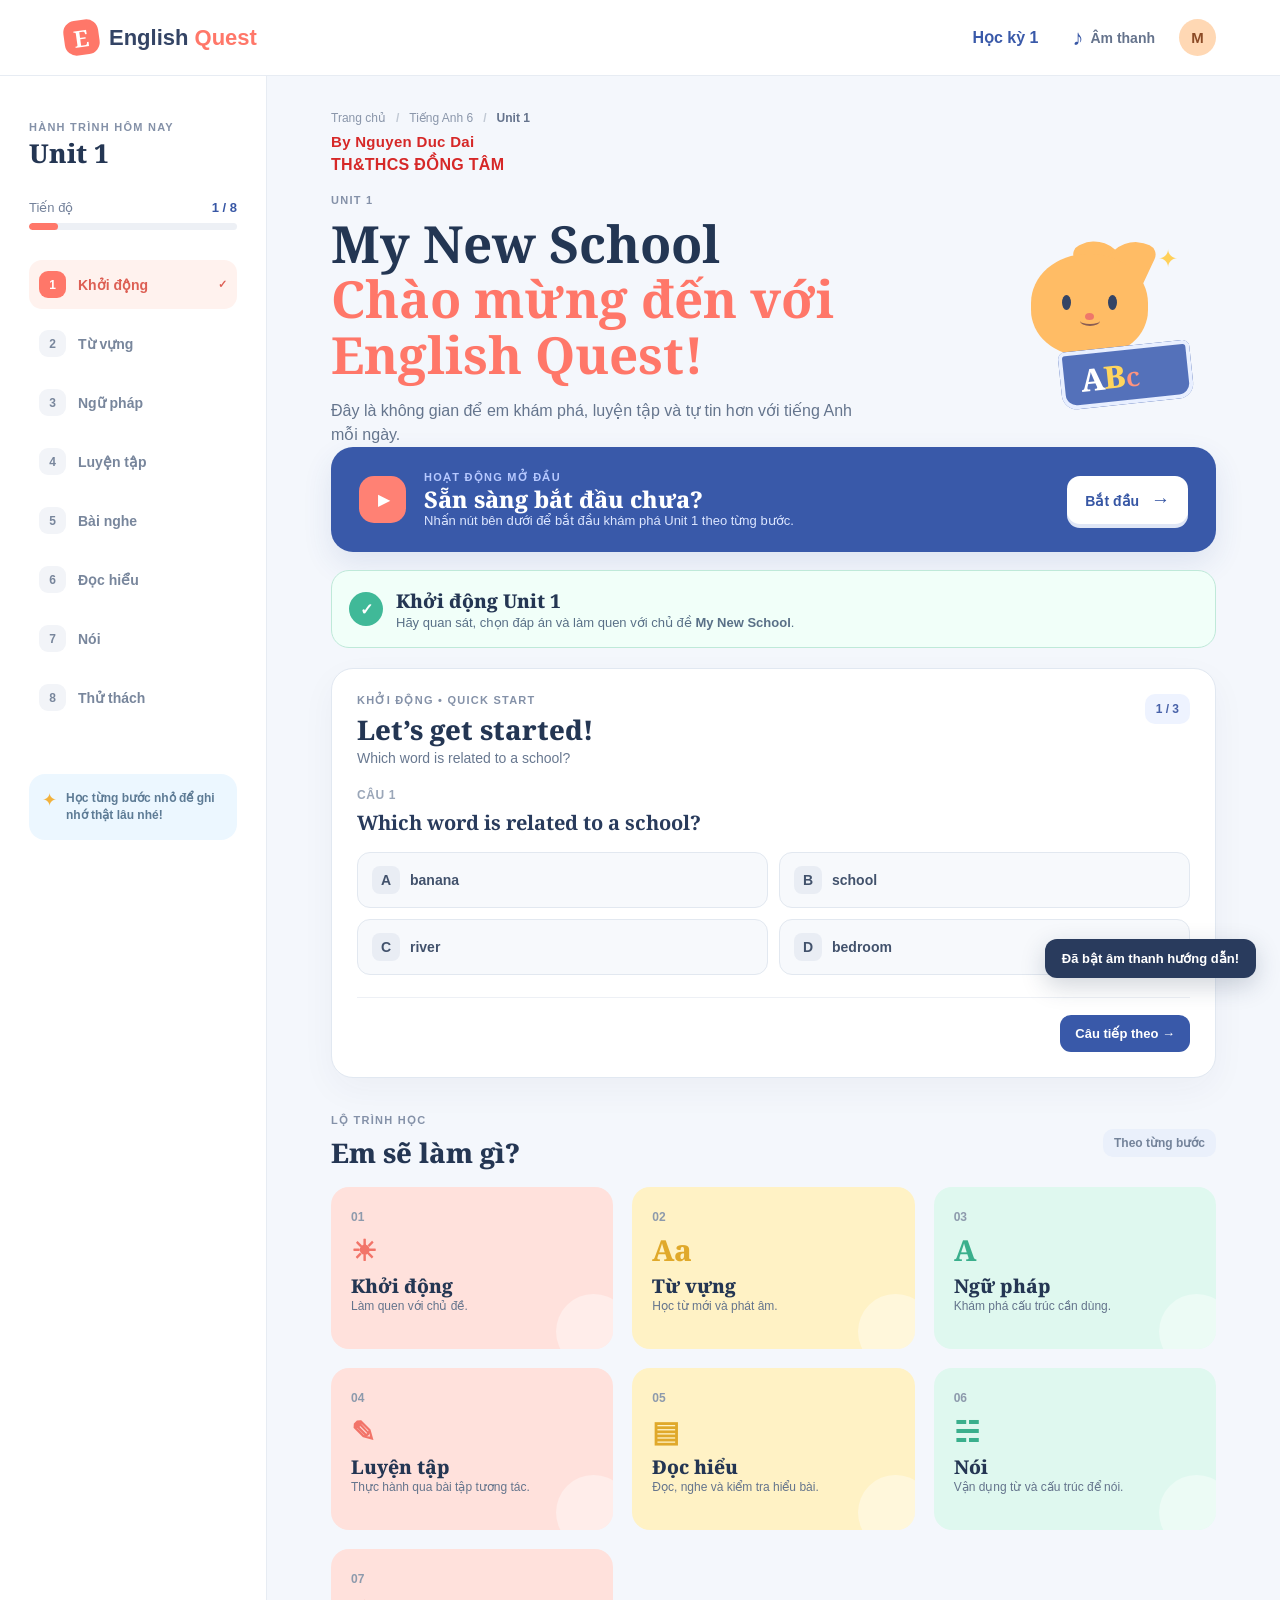
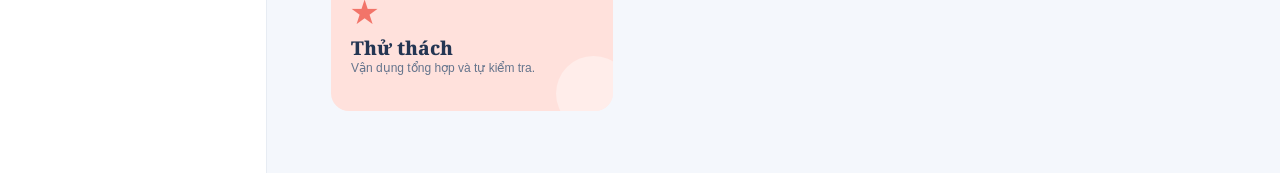
<file: index.html>
<!doctype html>
<html lang="vi">
  <head>
    <meta charset="UTF-8" />
    <meta name="viewport" content="width=device-width, initial-scale=1.0" />
    <meta name="description" content="Mẫu bài học tiếng Anh tương tác dành cho học sinh lớp 6." />
    <title>English Quest | Unit 1 - My New School</title>
    <link rel="stylesheet" href="styles.css" />
    <style>
      .school-credit{margin:6px 0 18px;color:#d62828;font-size:15px;font-weight:800;line-height:1.45;letter-spacing:.02em}
      .school-credit strong{display:block;font-size:16px}
    </style>
  </head>
  <body>
    <main class="page-shell">
      <header class="topbar">
        <a class="brand" href="#top" aria-label="English Quest trang chủ">
          <span class="brand-mark" aria-hidden="true">E</span>
          <span>English <strong>Quest</strong></span>
        </a>
        <div class="top-actions">
          <a href="semester1.html" style="display:inline-flex;align-items:center;text-decoration:none;color:#3959a9;font-weight:800;margin-right:10px" title="Mở bản đồ Học kỳ 1">Học kỳ 1</a>
          <button class="sound-button" type="button" id="sound-toggle" aria-pressed="false" title="Bật hoặc tắt âm thanh">
            <span aria-hidden="true">♪</span><span class="sound-label">Âm thanh</span>
          </button>
          <button class="avatar" type="button" aria-label="Hồ sơ của em">M</button>
        </div>
      </header>

      <section class="lesson-layout" id="top">
        <aside class="lesson-nav" aria-label="Các phần của bài học">
          <p class="eyebrow">HÀNH TRÌNH HÔM NAY</p>
          <h2>Unit 1</h2>
          <div class="progress-copy"><span>Tiến độ</span><strong id="progress-text">1 / 8</strong></div>
          <div class="progress-track" aria-label="Tiến độ 13%"><span id="progress-bar"></span></div>
          <nav class="step-list">
            <button class="step is-active" type="button" data-step="1"><span>1</span><b>Khởi động</b><i>✓</i></button>
            <button class="step" type="button" data-step="2"><span>2</span><b>Từ vựng</b><i>✓</i></button>
            <button class="step" type="button" data-step="3"><span>3</span><b>Ngữ pháp</b><i>✓</i></button>
            <button class="step" type="button" data-step="4"><span>4</span><b>Luyện tập</b><i>✓</i></button>
            <button class="step" type="button" data-step="5"><span>5</span><b>Bài nghe</b><i>✓</i></button>
            <button class="step" type="button" data-step="6"><span>6</span><b>Đọc hiểu</b><i>✓</i></button>
            <button class="step" type="button" data-step="7"><span>7</span><b>Nói</b><i>✓</i></button>
            <button class="step" type="button" data-step="8"><span>8</span><b>Thử thách</b><i>✓</i></button>
          </nav>
          <div class="tip-card"><span aria-hidden="true">✦</span><p>Học từng bước nhỏ để ghi nhớ thật lâu nhé!</p></div>
        </aside>

        <article class="lesson-content">
          <div class="breadcrumb"><span>Trang chủ</span><b>/</b><span>Tiếng Anh 6</span><b>/</b><strong>Unit 1</strong></div>
          <div class="school-credit" aria-label="Thông tin bản quyền giáo viên"><span>By Nguyen Duc Dai</span><strong>TH&amp;THCS ĐỒNG TÂM</strong></div>
          <div class="lesson-heading">
            <div>
              <p class="eyebrow">UNIT 1</p>
              <h1>My New School<br /><em>Chào mừng đến với English Quest!</em></h1>
              <p class="intro">Đây là không gian để em khám phá, luyện tập và tự tin hơn với tiếng Anh mỗi ngày.</p>
            </div>
            <div class="mascot" aria-label="Minh họa chú mèo học tiếng Anh" role="img">
              <div class="sparkle sparkle-one">✦</div><div class="sparkle sparkle-two">✦</div>
              <div class="cat-ear ear-left"></div><div class="cat-ear ear-right"></div>
              <div class="cat-face"><span class="eye left-eye"></span><span class="eye right-eye"></span><span class="nose"></span><span class="mouth"></span></div>
              <div class="book">A<span>B</span><small>C</small></div>
            </div>
          </div>

          <section class="activity-card" aria-labelledby="activity-title">
            <div class="activity-icon" aria-hidden="true">▶</div>
            <div class="activity-copy"><p class="eyebrow">HOẠT ĐỘNG MỞ ĐẦU</p><h2 id="activity-title">Sẵn sàng bắt đầu chưa?</h2><p>Nhấn nút bên dưới để bắt đầu khám phá Unit 1 theo từng bước.</p></div>
            <button class="primary-button" id="start-activity" type="button">Bắt đầu <span aria-hidden="true">→</span></button>
          </section>

          <section class="preview-panel show" id="preview-panel" aria-live="polite">
            <div class="preview-icon" aria-hidden="true">✓</div>
            <div><h2>Khởi động Unit 1</h2><p>Hãy quan sát, chọn đáp án và làm quen với chủ đề <strong>My New School</strong>.</p></div>
          </section>

          <section class="lesson-activity" id="lesson-activity" aria-live="polite">
            <div class="activity-header">
              <div>
                <p class="eyebrow" id="activity-label">KHỞI ĐỘNG</p>
                <h2 id="content-title">Let's get started!</h2>
                <p id="content-instruction">Chọn đáp án phù hợp nhất với mỗi câu hỏi.</p>
              </div>
              <span class="activity-badge" id="activity-badge">1 / 3</span>
            </div>
            <div id="activity-body"></div>
            <div class="activity-footer">
              <span id="activity-feedback" role="status"></span>
              <button class="secondary-button" id="next-activity" type="button">Câu tiếp theo →</button>
            </div>
          </section>

          <section class="learning-path" aria-labelledby="path-title">
            <div class="section-title"><div><p class="eyebrow">LỘ TRÌNH HỌC</p><h2 id="path-title">Em sẽ làm gì?</h2></div><span class="mini-badge">Theo từng bước</span></div>
            <div class="path-cards">
              <div class="path-card coral"><span class="path-number">01</span><span class="path-icon" aria-hidden="true">☀</span><h3>Khởi động</h3><p>Làm quen với chủ đề.</p></div>
              <div class="path-card yellow"><span class="path-number">02</span><span class="path-icon" aria-hidden="true">Aa</span><h3>Từ vựng</h3><p>Học từ mới và phát âm.</p></div>
              <div class="path-card mint"><span class="path-number">03</span><span class="path-icon" aria-hidden="true">A</span><h3>Ngữ pháp</h3><p>Khám phá cấu trúc cần dùng.</p></div>
              <div class="path-card coral"><span class="path-number">04</span><span class="path-icon" aria-hidden="true">✎</span><h3>Luyện tập</h3><p>Thực hành qua bài tập tương tác.</p></div>
              <div class="path-card yellow"><span class="path-number">05</span><span class="path-icon" aria-hidden="true">▤</span><h3>Đọc hiểu</h3><p>Đọc, nghe và kiểm tra hiểu bài.</p></div>
              <div class="path-card mint"><span class="path-number">06</span><span class="path-icon" aria-hidden="true">☵</span><h3>Nói</h3><p>Vận dụng từ và cấu trúc để nói.</p></div>
              <div class="path-card coral"><span class="path-number">07</span><span class="path-icon" aria-hidden="true">★</span><h3>Thử thách</h3><p>Vận dụng tổng hợp và tự kiểm tra.</p></div>
            </div>
          </section>
        </article>
      </section>
    </main>
    <div class="toast" id="toast" role="status">Đã bật âm thanh hướng dẫn!</div>
    <script src="script.js?v=10"></script>
  </body>
</html>
</file>
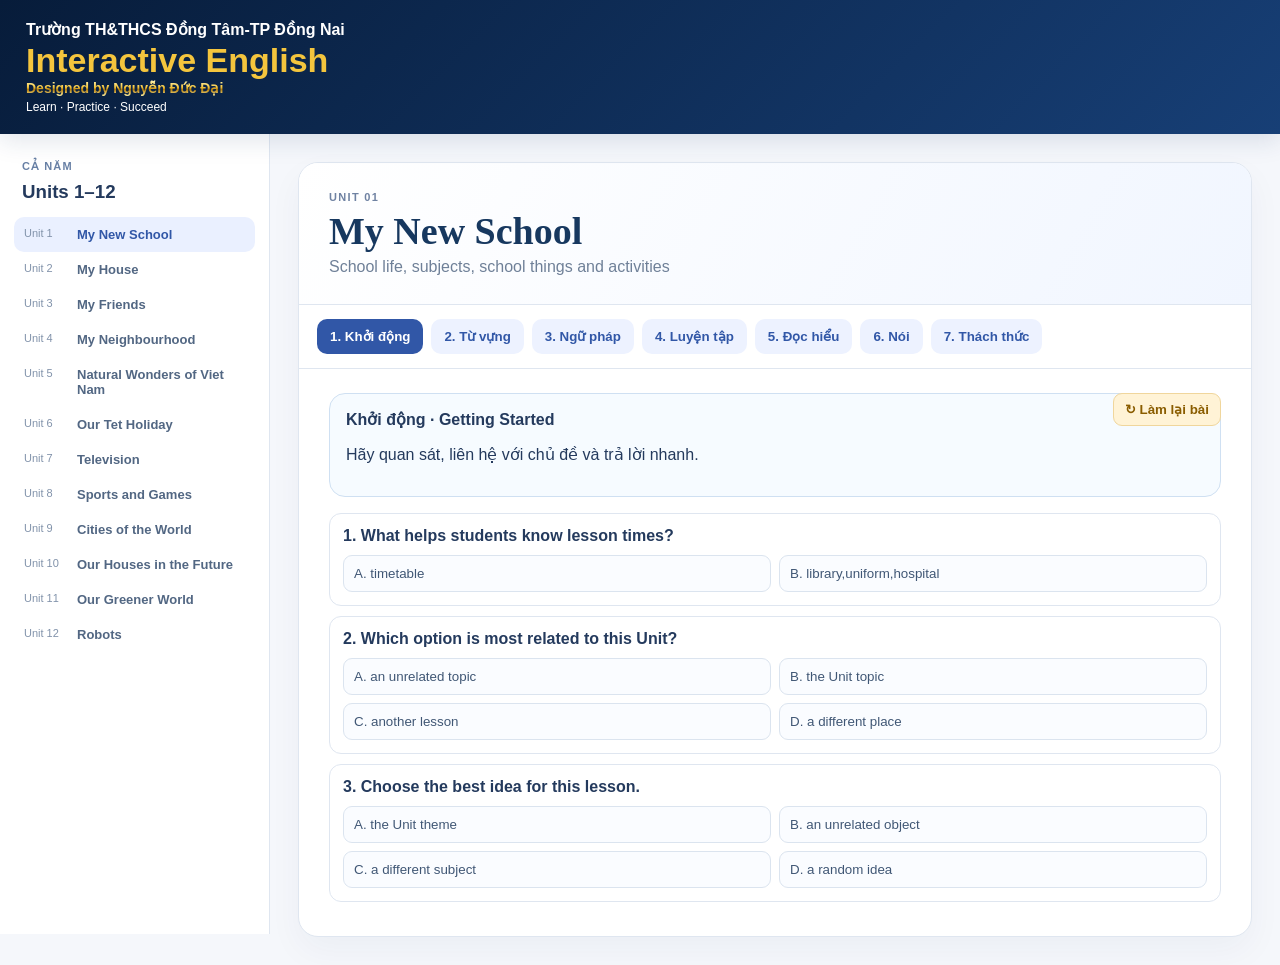
<file: interactive6.html>
<!doctype html><html lang="vi"><head><meta charset="utf-8"><meta name="viewport" content="width=device-width,initial-scale=1"><title>Interactive English · Tiếng Anh 6 · Cả năm</title><style>:root{--blue:#3157a7;--gold:#f4c53d;--bg:#f5f7fb;--line:#dfe6f0;--text:#243a5d;--muted:#6f8098;--ok:#1b8f6a;--bad:#bd564b}*{box-sizing:border-box}body{margin:0;background:var(--bg);color:var(--text);font-family:Arial,sans-serif}.top{background:linear-gradient(135deg,#071c3a,#173f76);color:#fff;padding:20px 26px;position:sticky;top:0;z-index:20;box-shadow:0 6px 24px #19386122}.school{font-weight:900;font-size:16px}.brand{font-weight:900;font-size:34px;color:var(--gold);margin-top:2px}.credit{font-weight:900;font-size:14px;background:linear-gradient(180deg,#fff8bb 0,#f4c53d 45%,#b57d08 60%,#fff1a2 100%);-webkit-background-clip:text;background-clip:text;color:transparent}.layout{max-width:1500px;margin:auto;display:grid;grid-template-columns:270px 1fr;min-height:calc(100vh - 100px)}aside{background:#fff;border-right:1px solid var(--line);padding:18px 14px;position:sticky;top:100px;height:calc(100vh - 100px);overflow:auto}.sem{font-size:11px;font-weight:900;letter-spacing:.1em;color:#6880a5;margin:8px}.unit-link{width:100%;border:0;background:transparent;border-radius:10px;padding:10px;text-align:left;display:flex;gap:8px;cursor:pointer;color:#526783}.unit-link span{font-size:11px;min-width:45px;color:#8192aa}.unit-link b{font-size:13px}.unit-link.active{background:#eaf0ff;color:var(--blue)}main{padding:28px;min-width:0}.unit{background:#fff;border:1px solid var(--line);border-radius:20px;box-shadow:0 14px 34px #1739610b;overflow:hidden}.unit-head{padding:28px 30px;background:linear-gradient(120deg,#fff,#f1f6ff)}.eyebrow{font-size:11px;letter-spacing:.12em;color:#6f82a2;font-weight:900}.unit-head h1{margin:6px 0 5px;font-family:Georgia,serif;color:#17385f;font-size:38px}.unit-head p{margin:0;color:var(--muted)}.tabs{display:flex;flex-wrap:wrap;gap:8px;padding:14px 18px;border-top:1px solid var(--line);border-bottom:1px solid var(--line)}.tab{border:0;background:#edf2ff;color:#3157a7;border-radius:10px;padding:10px 13px;font-weight:900;cursor:pointer}.tab.active{background:var(--blue);color:#fff}.sec{display:none;padding:24px 30px}.sec.active{display:block}.panel{background:#f6fbff;border:1px solid #cfe0f2;border-radius:16px;padding:16px;margin-bottom:16px}.grammar{background:#fffdf2;border-color:#efdfa8}.example{background:#fff;border:1px solid var(--line);border-radius:10px;padding:9px;margin:7px 0}.grid{display:grid;grid-template-columns:repeat(3,1fr);gap:10px}.v{border:1px solid var(--line);border-radius:12px;padding:12px;background:#fff}.v b{display:block}.v .ipa{color:#3157a7;font-weight:800;margin-top:4px}.v small{display:block;color:var(--muted);margin-top:3px}.v button,.action{border:0;background:#eaf0ff;color:#3157a7;border-radius:8px;padding:8px 10px;font-weight:800;cursor:pointer;margin-top:8px}.q{border:1px solid var(--line);border-radius:12px;padding:13px;margin:10px 0;background:#fff}.opts{display:grid;grid-template-columns:1fr 1fr;gap:8px;margin-top:10px}.opts button{border:1px solid #dbe4ef;background:#fafcff;border-radius:9px;padding:10px;text-align:left;cursor:pointer;color:#405775}.opts button.ok{background:#e9fff6;border-color:#6ac8a6;color:#146d56}.opts button.bad{background:#fff0ed;border-color:#e7a096;color:#a4473d}.why{display:none;margin-top:8px;padding:9px;background:#f6f8fb;border-radius:9px;color:#5c6f89;font-size:12px;line-height:1.5}.why.show{display:block}.retry{float:right;border:0;background:#fff3d6;color:#8a5d00;border:1px solid #f0d69c;border-radius:9px;padding:8px 11px;font-weight:900;cursor:pointer}.input{width:100%;border:1px solid #d9e1ec;border-radius:9px;padding:10px;margin-top:8px}.reading{border:1px solid var(--line);border-radius:16px;padding:18px;margin:14px 0;line-height:1.7}.speaking{line-height:1.7}.big{width:100%;min-height:180px;border:1px solid #d9e1ec;border-radius:10px;padding:12px}.challenge details{border:1px solid #ead8d1;border-radius:12px;margin:10px 0;padding:10px;background:#fffaf8}.challenge summary{cursor:pointer;font-weight:900}.note{color:var(--muted);font-size:13px}.translate{position:absolute;display:none;z-index:99;width:330px;background:#fff;border:1px solid #d7e1ee;border-radius:16px;padding:15px;box-shadow:0 18px 40px #1438622b}.translate.show{display:block}.translate .word{font:bold 24px Georgia,serif}.translate .ipa{color:#3157a7;font-size:13px;margin-top:3px}.translate .pos{font-size:12px;color:#7c8da5;margin-top:3px}.translate .mean{font-size:17px;font-weight:800;margin-top:7px}.translate .close{position:absolute;right:9px;top:8px;border:0;background:#eef2f7;border-radius:50%;width:25px;height:25px;cursor:pointer}.translate .speak{border:0;background:var(--blue);color:#fff;border-radius:8px;padding:8px 10px;font-weight:800;margin-top:10px;cursor:pointer}@media(max-width:900px){.layout{grid-template-columns:1fr}aside{position:static;height:auto;border-right:0}.grid{grid-template-columns:1fr 1fr}}@media(max-width:560px){main{padding:12px}.sec{padding:18px}.grid{grid-template-columns:1fr}.opts{grid-template-columns:1fr}.brand{font-size:27px}.unit-head h1{font-size:31px}}</style></head><body><header class="top"><div class="school">Trường TH&THCS Đồng Tâm-TP Đồng Nai</div><div class="brand">Interactive English</div><div class="credit">Designed by Nguyễn Đức Đại</div><div style="font-size:12px;margin-top:4px">Learn · Practice · Succeed</div></header><div class="layout"><aside><div class="sem">CẢ NĂM</div><h3 style="margin:6px 8px 14px">Units 1–12</h3><div id="units"></div></aside><main id="app"></main></div><div id="tr" class="translate"><button class="close">×</button><div class="word"></div><div class="ipa"></div><div class="pos"></div><div class="mean">Đang dịch…</div><button class="speak">🔊 Nghe tiếng Anh UK</button></div><script src="vocab6.js?v=6"></script><script src="vocab6-fix.js?v=1"></script><script src="detail6-fixed.js?v=2"></script></body></html>
</file>
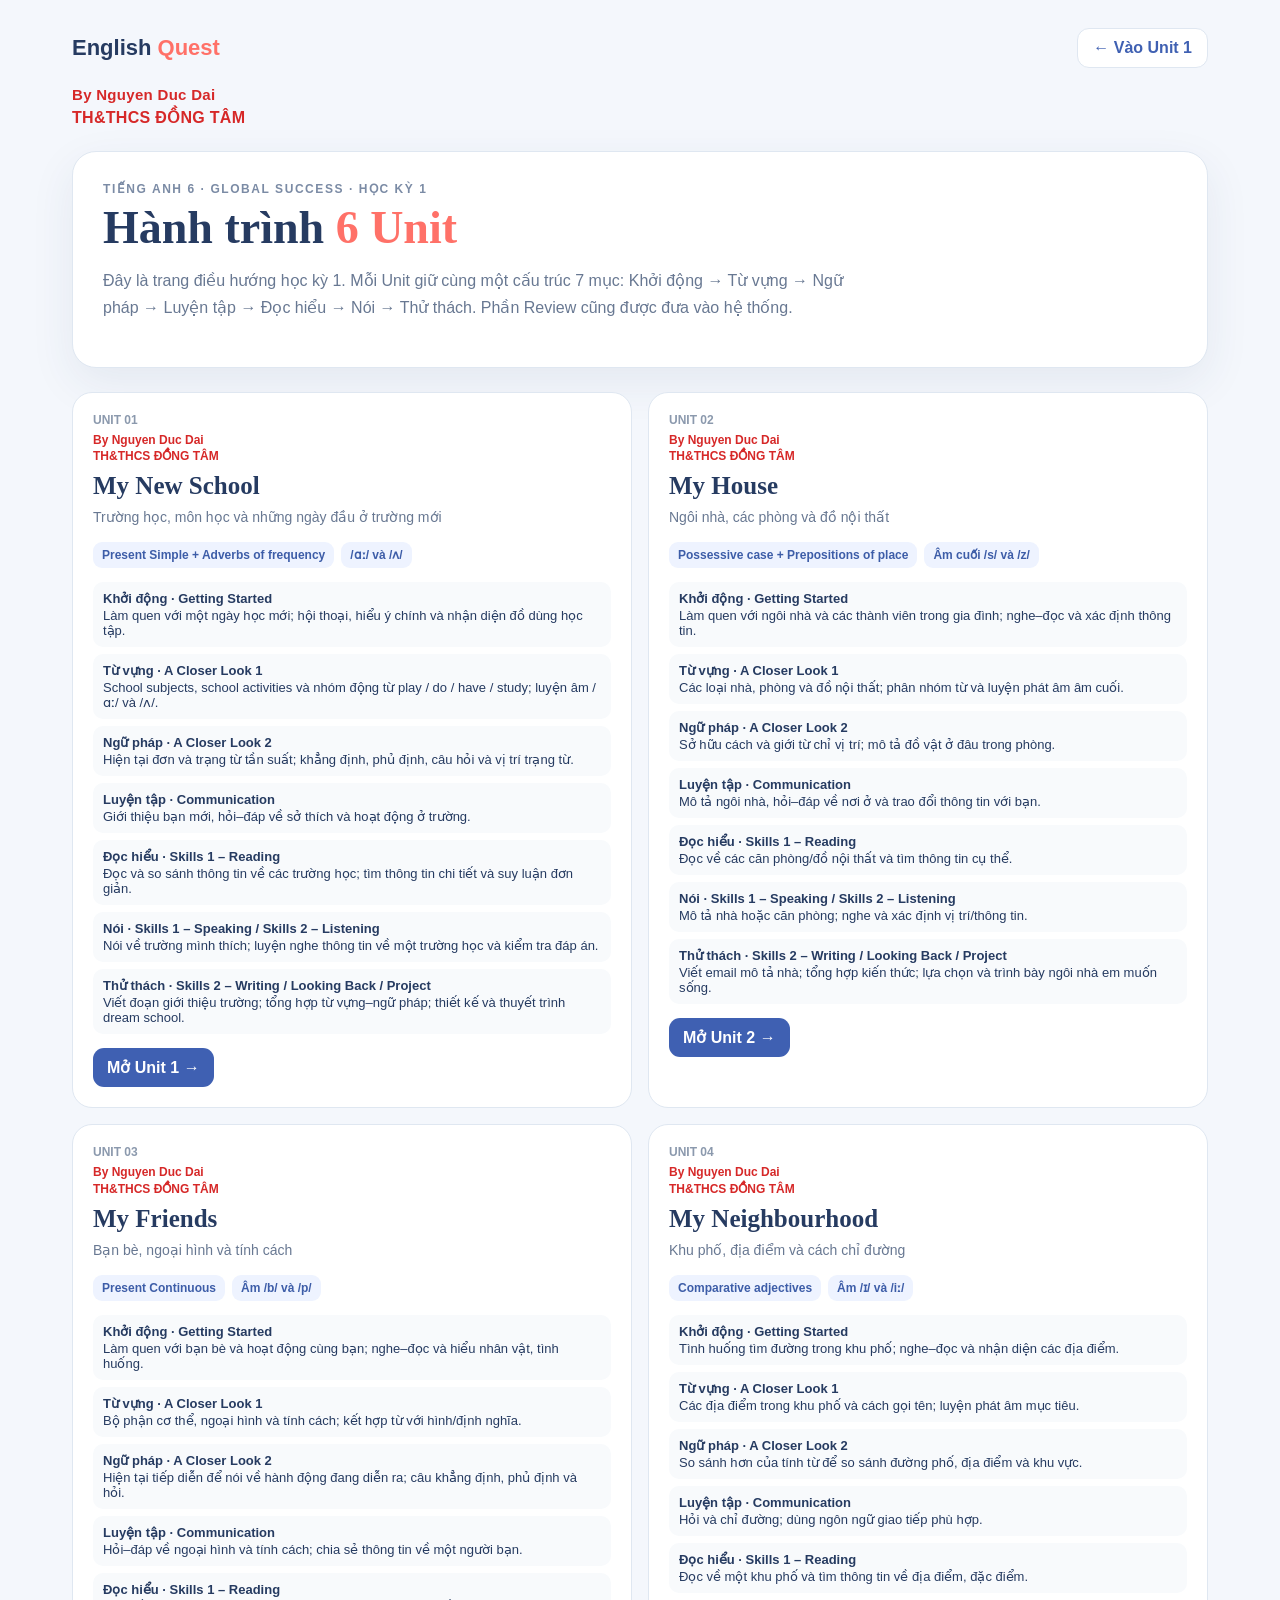
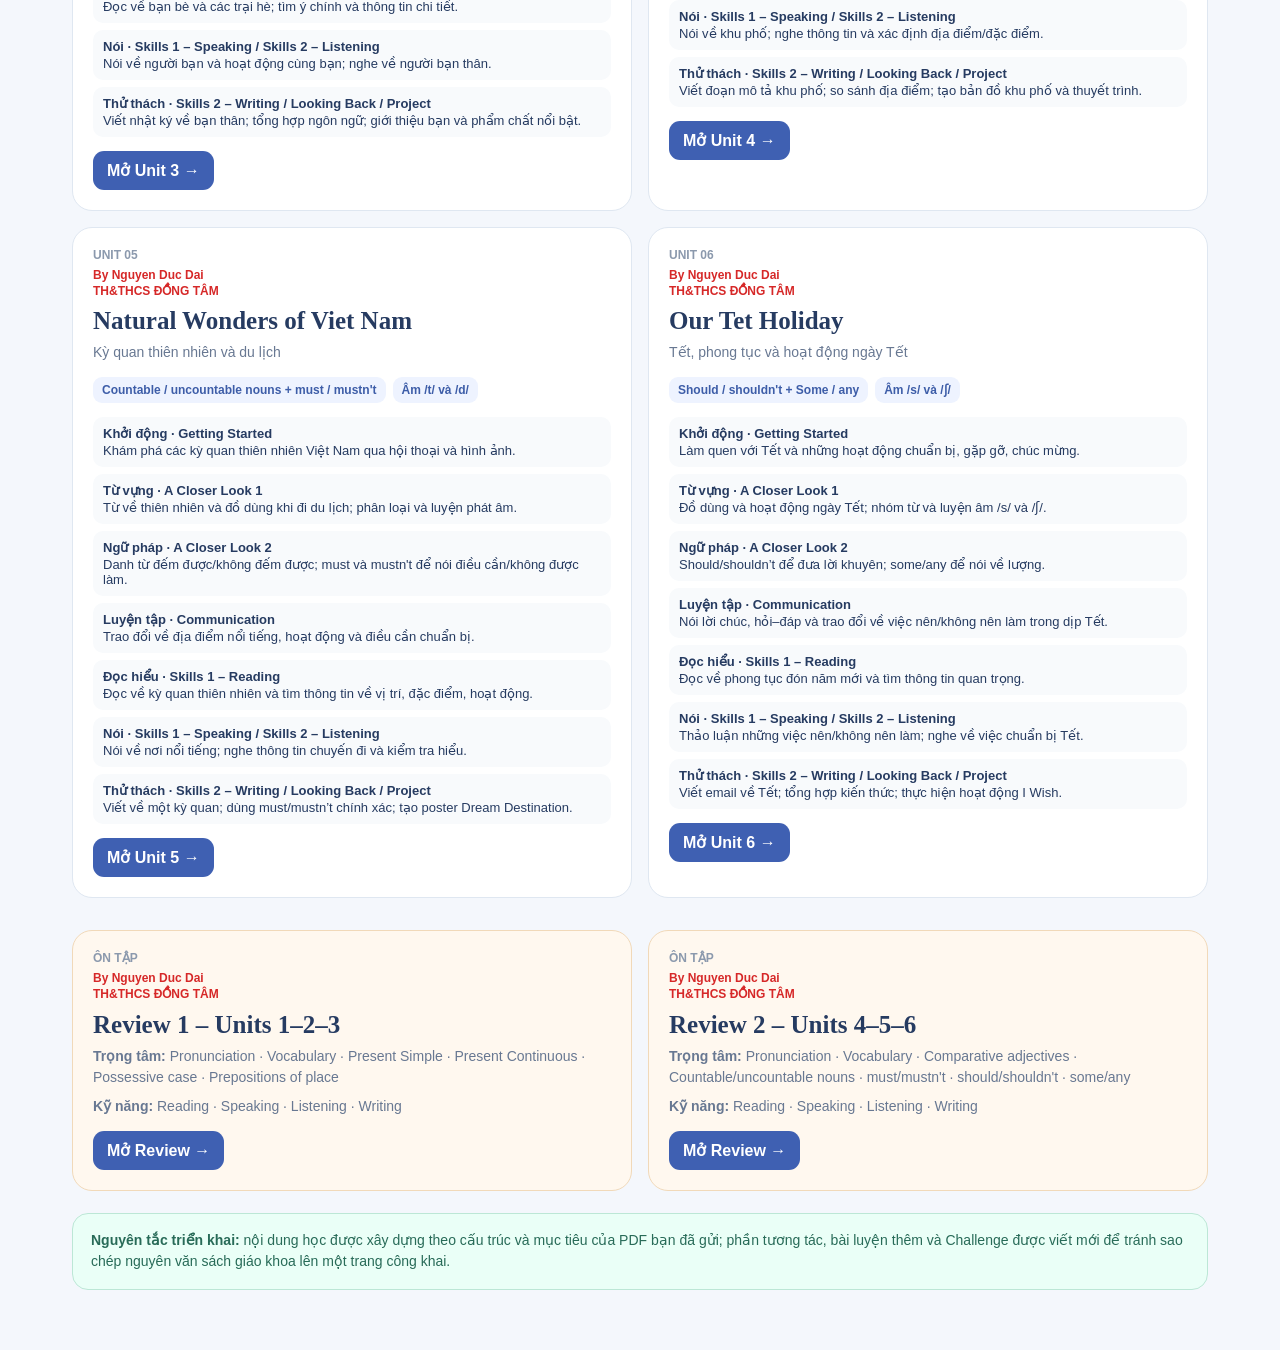
<file: semester1.html>
<!doctype html>
<html lang="vi">
<head>
<meta charset="UTF-8">
<meta name="viewport" content="width=device-width, initial-scale=1.0">
<title>English Quest | Học kỳ 1 – Tiếng Anh 6</title>
<style>
:root{--navy:#263b61;--blue:#3f60b2;--coral:#ff7168;--bg:#f4f7fc;--muted:#687892;--line:#dfe7f1;--white:#fff;--mint:#eafff7;--credit:#d62828}
*{box-sizing:border-box}body{margin:0;background:var(--bg);color:var(--navy);font-family:Arial,sans-serif}.wrap{max-width:1180px;margin:auto;padding:28px 22px 60px}.top{display:flex;justify-content:space-between;align-items:center;margin-bottom:28px}.brand{font-size:22px;font-weight:900}.brand span{color:var(--coral)}.back{display:inline-block;padding:10px 15px;border-radius:12px;background:#fff;border:1px solid var(--line);color:var(--blue);text-decoration:none;font-weight:800}.school-credit{margin:-12px 0 22px;color:var(--credit);font-size:15px;font-weight:800;line-height:1.45;letter-spacing:.02em}.school-credit strong{display:block;font-size:16px}.hero{background:#fff;border:1px solid var(--line);border-radius:24px;padding:30px;box-shadow:0 15px 45px rgba(39,61,97,.08);margin-bottom:24px}.eyebrow{text-transform:uppercase;letter-spacing:.13em;font-size:12px;font-weight:900;color:#7b8ba5}.hero h1{font-family:Georgia,serif;font-size:46px;line-height:1.05;margin:8px 0 10px}.hero h1 em{font-style:normal;color:var(--coral)}.hero p{max-width:760px;color:var(--muted);line-height:1.65}.grid{display:grid;grid-template-columns:repeat(2,1fr);gap:16px}.card{background:#fff;border:1px solid var(--line);border-radius:20px;padding:20px;position:relative}.num{font-size:12px;font-weight:900;color:#8b99ad}.card h2{font-family:Georgia,serif;margin:7px 0;font-size:25px}.theme{color:var(--muted);font-size:14px;line-height:1.5}.meta{display:flex;gap:7px;flex-wrap:wrap;margin:14px 0}.tag{background:#eef3ff;color:#3d5da8;padding:6px 9px;border-radius:9px;font-size:12px;font-weight:800}.sections{display:grid;gap:7px;margin-top:12px}.section{padding:9px 10px;background:#f8fafc;border-radius:10px;font-size:13px}.section b{display:block;margin-bottom:2px}.open{display:inline-block;margin-top:14px;padding:10px 14px;border-radius:11px;background:var(--blue);color:#fff;text-decoration:none;font-weight:900}.review{margin-top:16px;background:#fff8ef;border-color:#f1d9b9}.footer-note{margin-top:22px;padding:16px 18px;background:var(--mint);border:1px solid #bce7d6;border-radius:16px;color:#286b58;line-height:1.55;font-size:14px}
@media(max-width:760px){.grid{grid-template-columns:1fr}.hero h1{font-size:36px}.top{align-items:flex-start;gap:12px}}
</style>
</head>
<body>
<main class="wrap">
<div class="top"><div class="brand">English <span>Quest</span></div><a class="back" href="index.html">← Vào Unit 1</a></div>
<div class="school-credit" aria-label="Thông tin giáo viên và nhà trường"><span>By Nguyen Duc Dai</span><strong>TH&amp;THCS ĐỒNG TÂM</strong></div>
<section class="hero"><div class="eyebrow">Tiếng Anh 6 · Global Success · Học kỳ 1</div><h1>Hành trình <em>6 Unit</em></h1><p>Đây là trang điều hướng học kỳ 1. Mỗi Unit giữ cùng một cấu trúc 7 mục: Khởi động → Từ vựng → Ngữ pháp → Luyện tập → Đọc hiểu → Nói → Thử thách. Phần Review cũng được đưa vào hệ thống.</p></section>
<section class="grid" id="unit-grid"></section>
<div class="footer-note"><b>Nguyên tắc triển khai:</b> nội dung học được xây dựng theo cấu trúc và mục tiêu của PDF bạn đã gửi; phần tương tác, bài luyện thêm và Challenge được viết mới để tránh sao chép nguyên văn sách giáo khoa lên một trang công khai.</div>
</main>
<script src="semester1.js?v=1"></script>
</body>
</html>
</file>
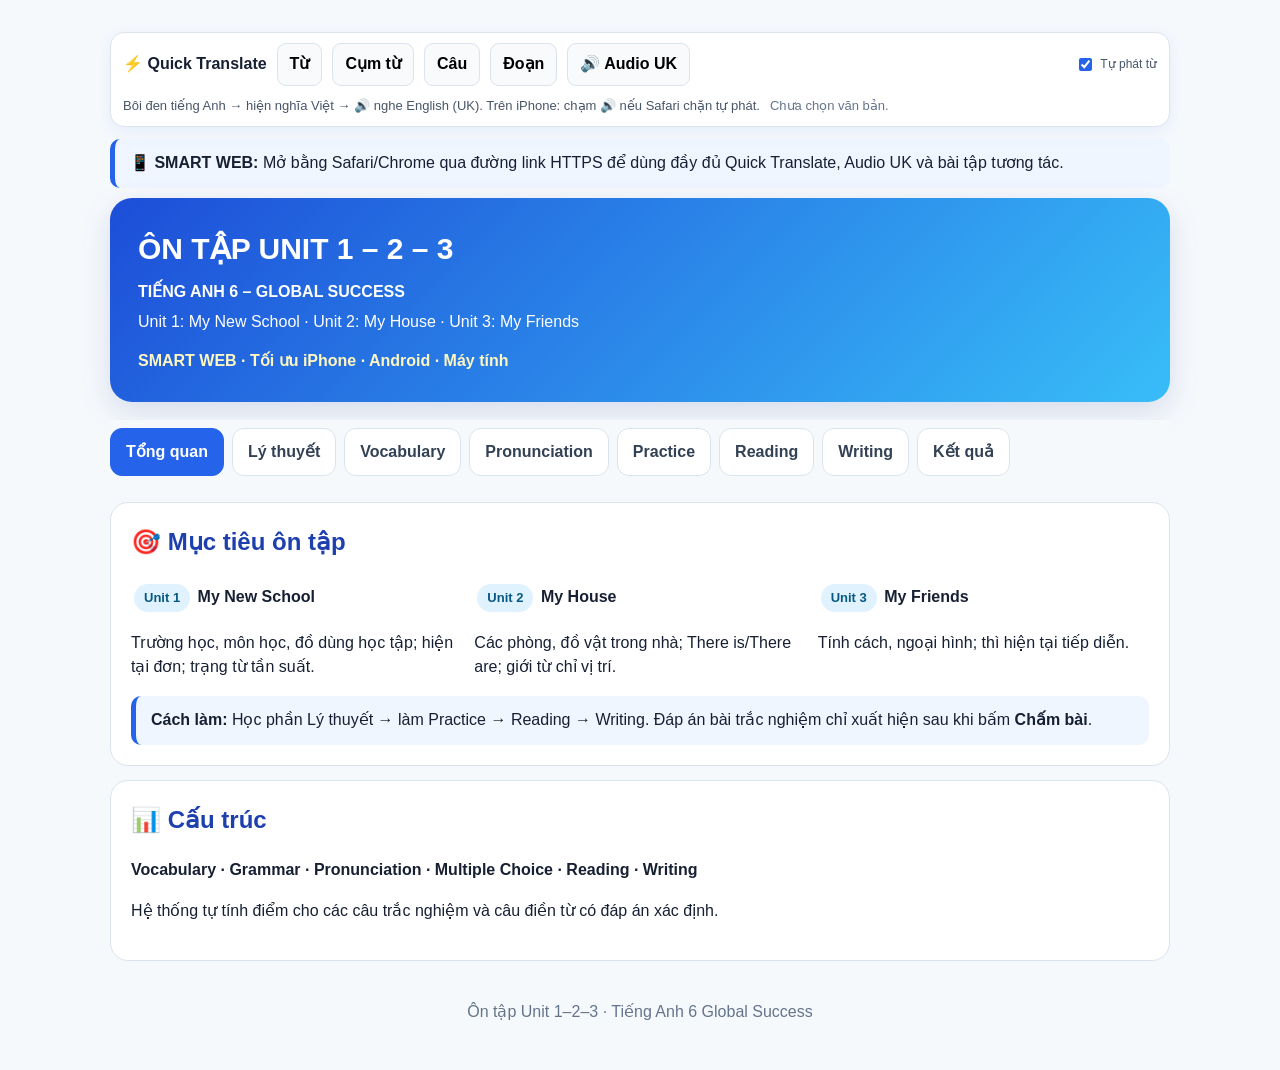
<file: SMART_Review_TA6_U1-U3_WEB.html>
<!DOCTYPE html>
<html lang="vi">
<head>
<meta charset="UTF-8">
<meta name="viewport" content="width=device-width, initial-scale=1.0">
<meta name="theme-color" content="#2563eb">
<meta name="apple-mobile-web-app-capable" content="yes">
<meta name="apple-mobile-web-app-status-bar-style" content="default">
<meta name="apple-mobile-web-app-title" content="SMART English 6">
<title>SMART WEB | Ôn tập Unit 1–2–3 | Tiếng Anh 6 Global Success</title>
<style>
:root{
  --blue:#2563eb;--blue2:#eff6ff;--green:#16a34a;--greenbg:#ecfdf5;
  --red:#dc2626;--redbg:#fef2f2;--text:#172033;--muted:#64748b;
  --border:#dbe3ef;--bg:#f6f9fc;--white:#fff;--gold:#d4a72c;
}
*{box-sizing:border-box} body{margin:0;background:var(--bg);font-family:Arial,Helvetica,sans-serif;color:var(--text);line-height:1.55}
.wrap{max-width:1100px;margin:auto;padding:20px}
.hero{background:linear-gradient(135deg,#1d4ed8,#38bdf8);color:white;border-radius:22px;padding:28px;box-shadow:0 10px 30px #1e3a8a25}
.hero h1{margin:0 0 8px;font-size:30px}.hero p{margin:5px 0}.credit{margin-top:14px;color:#fff7c2;font-weight:700}
.tabs{display:flex;flex-wrap:wrap;gap:8px;margin:18px 0;position:sticky;top:0;background:var(--bg);padding:8px 0;z-index:5}
.tabs button,.action{border:1px solid var(--border);background:white;border-radius:12px;padding:11px 15px;cursor:pointer;font-weight:700;color:#334155}
.tabs button.active,.action.primary{background:var(--blue);color:white;border-color:var(--blue)}
.panel{display:none}.panel.active{display:block}
.card{background:white;border:1px solid var(--border);border-radius:18px;padding:20px;margin:14px 0}
.card h2{margin-top:0;color:#1e40af}.card h3{color:#334155}
.note{background:var(--blue2);border-left:5px solid var(--blue);padding:12px 15px;border-radius:10px}
.grid{display:grid;grid-template-columns:repeat(auto-fit,minmax(240px,1fr));gap:12px}
table{width:100%;border-collapse:collapse;margin:10px 0}th,td{border:1px solid var(--border);padding:9px;text-align:left}th{background:#f1f5f9}
.q{padding:15px 0;border-bottom:1px dashed var(--border)}.q:last-child{border-bottom:0}
.q label{display:block;margin:7px 0;padding:9px;border:1px solid transparent;border-radius:9px;cursor:pointer}
.q label:hover{background:#f8fafc}.q input{margin-right:8px}
.fill{padding:9px;border:1px solid var(--border);border-radius:9px;font-size:16px;max-width:300px}
.correct{background:var(--greenbg)!important;border-color:#86efac!important}.wrong{background:var(--redbg)!important;border-color:#fca5a5!important}
.feedback{font-weight:700;margin-top:7px}.hidden{display:none}
.actions{display:flex;gap:10px;flex-wrap:wrap;margin-top:18px}.action{min-height:44px}
.result{background:#0f172a;color:white;border-radius:18px;padding:22px;margin-top:20px}.score{font-size:34px;font-weight:800;color:#fde68a}
.chip{display:inline-block;background:#e0f2fe;color:#075985;border-radius:999px;padding:4px 10px;margin:3px;font-size:13px;font-weight:700}
footer{text-align:center;color:var(--muted);padding:25px}
@media(max-width:600px){.wrap{padding:12px}.hero h1{font-size:24px}.card{padding:15px}.tabs{position:static}}
.quickbar{position:sticky;top:0;z-index:10;background:#fff;border:1px solid var(--border);border-radius:14px;padding:10px 12px;margin:12px 0;display:flex;gap:10px;align-items:center;flex-wrap:wrap;box-shadow:0 5px 18px rgba(37,99,235,.08)}.quickbar button{border:1px solid var(--border);background:#f8fafc;border-radius:9px;padding:8px 12px;font-weight:700;cursor:pointer}.quickbar button:hover{background:#eff6ff}.quickbar .status{font-size:13px;color:var(--muted)}.selection-tip{font-size:13px;color:#475569}.qt-pop{position:fixed;z-index:9999;min-width:260px;max-width:420px;background:#fff;border:1px solid #bfdbfe;border-radius:14px;padding:12px 14px;box-shadow:0 12px 35px rgba(15,23,42,.18);font-size:15px}.qt-pop .en{font-weight:800;color:#1e40af;margin-bottom:5px}.qt-pop .vi{font-size:18px;font-weight:800;color:#15803d}.qt-pop .small{font-size:12px;color:#64748b;margin-top:5px}.qt-pop button{margin-top:8px;border:1px solid #bfdbfe;background:#eff6ff;color:#1e40af;border-radius:9px;padding:7px 10px;font-weight:700;cursor:pointer}.qt-auto{display:flex;align-items:center;gap:5px;font-size:12px;color:#475569;margin-left:auto}.qt-auto input{accent-color:#2563eb}</style>
<style>details{border:1px solid var(--border);border-radius:14px;margin:12px 0;background:#fff;overflow:hidden}summary{cursor:pointer;padding:15px 18px;background:#f8fafc;color:#1e40af;list-style:none;min-height:48px;display:flex;align-items:center}summary::-webkit-details-marker{display:none}summary:before{content:"▶";margin-right:10px;font-size:12px}details[open] summary:before{content:"▼"}details[open] summary{background:#eff6ff}details .card{margin:0;border:0;border-top:1px solid var(--border);border-radius:0}</style>
<style id="ios-smart-style">
html{-webkit-text-size-adjust:100%;text-size-adjust:100%;}
body{-webkit-tap-highlight-color:transparent;overscroll-behavior-x:none;}
button,input,textarea,select{font:inherit;}
button{-webkit-appearance:none;appearance:none;touch-action:manipulation;}
textarea,input{font-size:16px;}
.quickbar{top:env(safe-area-inset-top,0px);}
.qt-pop{max-width:calc(100vw - 20px);min-width:0;width:min(420px,calc(100vw - 20px));}
@media(max-width:600px){
  .wrap{width:100%;padding:10px;}
  .hero{padding:20px 16px;border-radius:18px;}
  .hero h1{font-size:23px;line-height:1.25;}
  .tabs{gap:6px;overflow-x:auto;flex-wrap:nowrap;padding:7px 0;scrollbar-width:none;}
  .tabs::-webkit-scrollbar{display:none;}
  .tabs button{flex:0 0 auto;min-height:44px;padding:10px 13px;}
  .quickbar{position:sticky;top:0;padding:10px;border-radius:14px;gap:7px;}
  .quickbar button{min-height:44px;padding:9px 11px;}
  .selection-tip{width:100%;order:20;}
  .qt-auto{margin-left:0;min-height:32px;}
  .card{border-radius:15px;padding:15px;}
  table{display:block;overflow-x:auto;-webkit-overflow-scrolling:touch;}
  .grid{grid-template-columns:1fr;}
  .action{min-height:46px;}
  details summary{min-height:52px;padding:14px;}
}
</style>
</head>
<body>
<div class="wrap">
<div class="quickbar" id="quickTranslateBar"><strong>⚡ Quick Translate</strong><button type="button" id="qtWord">Từ</button><button type="button" id="qtPhrase">Cụm từ</button><button type="button" id="qtSentence">Câu</button><button type="button" id="qtParagraph">Đoạn</button><button type="button" id="qtAudio">🔊 Audio UK</button><label class="qt-auto"><input type="checkbox" id="qtAutoSpeak" checked> Tự phát từ</label><span class="selection-tip">Bôi đen tiếng Anh → hiện nghĩa Việt → 🔊 nghe English (UK). Trên iPhone: chạm 🔊 nếu Safari chặn tự phát.</span><span class="status" id="qtStatus">Chưa chọn văn bản.</span></div><div class="note" style="margin:10px 0"><strong>📱 SMART WEB:</strong> Mở bằng Safari/Chrome qua đường link HTTPS để dùng đầy đủ Quick Translate, Audio UK và bài tập tương tác.</div>
<header class="hero">
<h1>ÔN TẬP UNIT 1 – 2 – 3</h1>
<p><strong>TIẾNG ANH 6 – GLOBAL SUCCESS</strong></p>
<p>Unit 1: My New School · Unit 2: My House · Unit 3: My Friends</p>
<div class="credit">SMART WEB · Tối ưu iPhone · Android · Máy tính</div>
</header>

<nav class="tabs" aria-label="Các phần bài ôn">
<button class="active" data-tab="overview">Tổng quan</button>
<button data-tab="theory">Lý thuyết</button>
<button data-tab="vocab">Vocabulary</button>
<button data-tab="pron">Pronunciation</button>
<button data-tab="practice">Practice</button>
<button data-tab="reading">Reading</button>
<button data-tab="writing">Writing</button>
<button data-tab="result">Kết quả</button>
</nav>

<section id="overview" class="panel active">
<div class="card">
<h2>🎯 Mục tiêu ôn tập</h2>
<div class="grid">
<div><span class="chip">Unit 1</span><strong> My New School</strong><p>Trường học, môn học, đồ dùng học tập; hiện tại đơn; trạng từ tần suất.</p></div>
<div><span class="chip">Unit 2</span><strong> My House</strong><p>Các phòng, đồ vật trong nhà; There is/There are; giới từ chỉ vị trí.</p></div>
<div><span class="chip">Unit 3</span><strong> My Friends</strong><p>Tính cách, ngoại hình; thì hiện tại tiếp diễn.</p></div>
</div>
<div class="note"><strong>Cách làm:</strong> Học phần Lý thuyết → làm Practice → Reading → Writing. Đáp án bài trắc nghiệm chỉ xuất hiện sau khi bấm <strong>Chấm bài</strong>.</div>
</div>
<div class="card">
<h2>📊 Cấu trúc</h2>
<p><b>Vocabulary · Grammar · Pronunciation · Multiple Choice · Reading · Writing</b></p>
<p>Hệ thống tự tính điểm cho các câu trắc nghiệm và câu điền từ có đáp án xác định.</p>
</div>
</section>

<section id="theory" class="panel">
<div class="card"><h2>📚 UNIT 1 – MY NEW SCHOOL</h2>
<h3>Present Simple</h3>
<table><tr><th>Khẳng định</th><th>Phủ định</th><th>Nghi vấn</th></tr>
<tr><td>I/You/We/They + V<br>He/She/It + V-s/es</td><td>I/You/We/They + don't + V<br>He/She/It + doesn't + V</td><td>Do + I/you/we/they + V...?<br>Does + he/she/it + V...?</td></tr></table>
<p><b>Ví dụ:</b> I go to school every day. / She goes to school by bike.</p>
<p><b>Adverbs of frequency:</b> always, usually, often, sometimes, rarely, never.</p>
<p><b>Vị trí:</b> thường đứng trước động từ thường: I usually go...; sau <i>be</i>: She is always friendly.</p>
</div>
<div class="card"><h2>🏠 UNIT 2 – MY HOUSE</h2>
<h3>There is / There are</h3>
<p><b>There is + danh từ số ít:</b> There is a sofa in the living room.</p>
<p><b>There are + danh từ số nhiều:</b> There are two bedrooms in my house.</p>
<h3>Prepositions of place</h3>
<p>in, on, under, next to, behind, in front of, between, near.</p>
</div>
<div class="card"><h2>👫 UNIT 3 – MY FRIENDS</h2>
<h3>Present Continuous</h3>
<p><b>Khẳng định:</b> S + am/is/are + V-ing.</p>
<p><b>Phủ định:</b> S + am/is/are + not + V-ing.</p>
<p><b>Nghi vấn:</b> Am/Is/Are + S + V-ing?</p>
<p><b>Dấu hiệu:</b> now, at the moment, Look!, Listen!...</p>
<p><b>Ví dụ:</b> She is reading a book now. / They aren't playing football.</p>
</div>
</section>

<section id="vocab" class="panel">
<div class="card"><h2>🧠 Vocabulary theo chủ đề</h2>
<table><tr><th>Unit</th><th>Từ/cụm từ trọng tâm</th></tr>
<tr><td>Unit 1</td><td>school, classroom, subject, uniform, calculator, compass, school bag, notebook, homework, Maths, English, Science, History</td></tr>
<tr><td>Unit 2</td><td>house, apartment, bedroom, bathroom, kitchen, living room, garden, balcony, sofa, wardrobe, fridge, cooker, sink</td></tr>
<tr><td>Unit 3</td><td>friend, classmate, friendly, kind, clever, funny, creative, confident, hard-working, sporty, active, shy, talkative, glasses</td></tr>
</table>
</div>
<div class="card"><h2>✏️ Quick Vocabulary Check</h2>
<form id="vocabForm"></form>
<div class="actions"><button class="action primary" type="button" id="checkVocab">Chấm Vocabulary</button><button class="action" type="button" id="resetVocab">Làm lại</button></div>
<div id="vocabResult" class="feedback" aria-live="polite"></div>
</div>
</section>

<section id="pron" class="panel">
<div class="card"><h2>🔤 Pronunciation</h2>
<p><b>Unit 1:</b> /ɑː/ và /ʌ/</p>
<p><b>Unit 2:</b> /s/ và /z/</p>
<p><b>Unit 3:</b> /b/ và /p/</p>
<div class="note">Hãy chú ý âm cuối và sự khác nhau giữa âm vô thanh/hữu thanh.</div>
</div>
<div class="card"><h2>🎧 Chọn từ có âm khác</h2>
<form id="pronForm"></form>
<div class="actions"><button class="action primary" type="button" id="checkPron">Chấm Pronunciation</button><button class="action" type="button" id="resetPron">Làm lại</button></div>
<div id="pronResult" class="feedback" aria-live="polite"></div>
</div>
</section>

<section id="practice" class="panel">
<div class="card"><h2>🎯 Mixed Practice</h2><div id="practiceForm"></div>
<div class="actions"><button class="action primary" type="button" id="checkPractice">Chấm bài</button><button class="action" type="button" id="resetPractice">Làm lại</button></div>
<div id="practiceResult" class="feedback" aria-live="polite"></div></div>
</section>

<section id="reading" class="panel">
<div class="card"><h2>📖 Reading</h2>
<p><b>Read the passage and choose the best answer.</b></p>
<p>Mai is twelve years old. She is a student at Green School. She has many subjects at school, such as English, Maths, Science and History. Her favourite subject is English.</p>
<p>Mai lives in a small house with her parents and her brother. There are five rooms in her house: a living room, a kitchen, two bedrooms and a bathroom.</p>
<p>Mai's best friend is Lan. Lan is friendly and helpful. She has long black hair and wears glasses. They often study and play together after school.</p>
<div id="readingForm"></div>
<div class="actions"><button class="action primary" type="button" id="checkReading">Chấm Reading</button><button class="action" type="button" id="resetReading">Làm lại</button></div>
<div id="readingResult" class="feedback" aria-live="polite"></div>
</div>
</section>

<section id="writing" class="panel"><div class="card"><h2>✍️ WRITING & 🗣️ SPEAKING – UNIT 1–2–3</h2><div class="note">Nội dung <strong>ẩn mặc định</strong>. Học sinh tự luyện trước; bấm từng Unit để mở từ gợi ý, khung câu và bài mẫu.</div>
<details><summary><strong>📘 UNIT 1 – MY NEW SCHOOL</strong></summary><div class="card"><h3>✍️ Writing – My New School</h3><p><b>Task:</b> Write a paragraph of 50–60 words about your school.</p><p><b>Word prompts:</b> <span class="chip">school name</span><span class="chip">location</span><span class="chip">subjects</span><span class="chip">favourite subject</span><span class="chip">classmates</span></p><p><b>Sentence frame:</b> My school is ____. It is in ____. There are ____ students/classes. We have ____. My favourite subject is ____ because ____. I like my school because ____.</p><textarea rows="7" style="width:100%;padding:12px;border:1px solid var(--border);border-radius:10px;font-size:16px" placeholder="Write your paragraph here..."></textarea><details><summary><b>💡 Show model paragraph</b></summary><p>My school is Green School. It is in my town. There are many students and classrooms. We have English, Maths, Science and History. My favourite subject is English because it is interesting. I like my school because my teachers and classmates are friendly.</p></details></div><div class="card"><h3>🗣️ Speaking – My New School</h3><p><b>Talk for about 1 minute.</b></p><p><b>Guiding questions:</b> What is your school called? Where is it? What subjects do you have? What is your favourite subject? What do you like about your school?</p><p><b>Speaking frame:</b> Hello. My name is ____. I study at ____. My school is in ____. We have ____. My favourite subject is ____ because ____. I like my school because ____.</p><p><b>Key words:</b> <span class="chip">school</span><span class="chip">subjects</span><span class="chip">English</span><span class="chip">teachers</span><span class="chip">classmates</span></p><details><summary><b>💡 Show model speaking</b></summary><p>Hello. My name is ____. I study at Green School. My school is in my town. We have many interesting subjects. My favourite subject is English because it is interesting. My teachers and classmates are friendly, so I really like my school.</p></details></div></details>
<details><summary><strong>🏠 UNIT 2 – MY HOUSE</strong></summary><div class="card"><h3>✍️ Writing – My House</h3><p><b>Task:</b> Write a paragraph of 50–60 words describing your house.</p><p><b>Word prompts:</b> <span class="chip">house</span><span class="chip">location</span><span class="chip">rooms</span><span class="chip">living room</span><span class="chip">bedroom</span><span class="chip">furniture</span></p><p><b>Sentence frame:</b> My house is ____. It is ____. There is/are ____. The living room has ____. My favourite room is ____ because ____. It is next to/in front of/behind ____.</p><textarea rows="7" style="width:100%;padding:12px;border:1px solid var(--border);border-radius:10px;font-size:16px" placeholder="Write your paragraph here..."></textarea><details><summary><b>💡 Show model paragraph</b></summary><p>My house is small but comfortable. It is near my school. There are five rooms in my house: a living room, a kitchen, two bedrooms and a bathroom. There is a sofa in the living room. My favourite room is my bedroom because it is quiet and comfortable.</p></details></div><div class="card"><h3>🗣️ Speaking – My House</h3><p><b>Talk for about 1 minute.</b></p><p><b>Guiding questions:</b> Where is your house? What type of house is it? How many rooms are there? What is in your favourite room? Where are the main things?</p><p><b>Speaking frame:</b> My house is ____. It is ____. There are ____ rooms. There is/are ____. My favourite room is ____ because ____. The ____ is next to/in front of ____.</p><p><b>Key words:</b> <span class="chip">house</span><span class="chip">rooms</span><span class="chip">sofa</span><span class="chip">table</span><span class="chip">bedroom</span></p><details><summary><b>💡 Show model speaking</b></summary><p>My house is small but comfortable. It is near my school. There are five rooms. The living room has a sofa and a table. There are two bedrooms. My favourite room is my bedroom because it is quiet. I like my house very much.</p></details></div></details>
<details><summary><strong>👫 UNIT 3 – MY FRIENDS</strong></summary><div class="card"><h3>✍️ Writing – My Best Friend</h3><p><b>Task:</b> Write a paragraph of 50–60 words about your best friend.</p><p><b>Word prompts:</b> <span class="chip">name</span><span class="chip">age</span><span class="chip">long/short hair</span><span class="chip">glasses</span><span class="chip">friendly</span><span class="chip">kind</span><span class="chip">funny</span><span class="chip">activities</span></p><p><b>Sentence frame:</b> My best friend's name is ____. He/She is ____ years old. He/She has ____. He/She is very ____. We often ____ together. I like him/her because ____.</p><textarea rows="7" style="width:100%;padding:12px;border:1px solid var(--border);border-radius:10px;font-size:16px" placeholder="Write your paragraph here..."></textarea><details><summary><b>💡 Show model paragraph</b></summary><p>My best friend's name is Lan. She is twelve years old. She has long black hair and wears glasses. She is friendly, kind and helpful. We often study and play together after school. I like Lan because she always helps me and makes me happy.</p></details></div><div class="card"><h3>🗣️ Speaking – My Best Friend</h3><p><b>Talk for about 1 minute.</b></p><p><b>Guiding questions:</b> What is your friend's name and age? What does he/she look like? What is he/she like? What do you often do together? Why do you like him/her?</p><p><b>Speaking frame:</b> My best friend's name is ____. He/She is ____ years old. He/She has ____. He/She is ____. We often ____ together. I like him/her because ____.</p><p><b>Key words:</b> <span class="chip">appearance</span><span class="chip">personality</span><span class="chip">friendly</span><span class="chip">helpful</span><span class="chip">study</span><span class="chip">play</span></p><details><summary><b>💡 Show model speaking</b></summary><p>My best friend's name is Lan. She is twelve years old. She has long black hair and wears glasses. She is friendly and helpful. We often study and play together after school. I like her because she is kind and always helps me.</p></details></div></details></div></section>

<section id="result" class="panel">
<div class="result">
<h2>🏆 Kết quả bài ôn</h2>
<div id="finalScore" class="score">Chưa chấm</div>
<p id="finalDetail">Hãy hoàn thành các phần Vocabulary, Pronunciation, Practice và Reading.</p>
<button class="action" type="button" id="calculateFinal">Tổng hợp điểm</button>
</div>
</section>

<footer>Ôn tập Unit 1–2–3 · Tiếng Anh 6 Global Success</footer>
</div>

<script>
(function(){
const vocab=[
 {q:"We use a ______ to do calculations.",o:["compass","calculator","uniform","notebook"],a:1},
 {q:"We cook food in the ______.",o:["bedroom","bathroom","kitchen","hall"],a:2},
 {q:"My best friend always helps me. She is ______.",o:["helpful","shy","lazy","noisy"],a:0},
 {q:"We sleep in the ______.",o:["kitchen","bedroom","bathroom","hall"],a:1},
 {q:"Nam likes playing football. He is ______.",o:["sporty","shy","quiet","careful"],a:0},
 {q:"We put our clothes in the ______.",o:["sofa","sink","wardrobe","fridge"],a:2},
 {q:"Maths, English and Science are school ______.",o:["rooms","subjects","friends","uniforms"],a:1},
 {q:"She has ______ hair.",o:["friendly","clever","long","kind"],a:2}
];
const pron=[
 {q:"Which word has a different vowel sound?",o:["class","start","smart","sun"],a:3},
 {q:"Which word has a different final sound?",o:["books","maps","pens","cats"],a:2},
 {q:"Which word begins with a different sound?",o:["ball","big","pen","book"],a:2},
 {q:"Which word has the /z/ sound at the end?",o:["books","desks","bags","cats"],a:2},
 {q:"Which word begins with /p/?",o:["park","bed","big","book"],a:0},
 {q:"Which word has the /s/ sound at the end?",o:["rooms","pens","chairs","books"],a:3}
];
const practice=[
 {q:"My brother ______ to school every day.",o:["go","goes","going","to go"],a:1},
 {q:"They ______ students at Nguyen Du School.",o:["is","am","are","be"],a:2},
 {q:"______ there a bathroom in your house?",o:["Are","Is","Am","Be"],a:1},
 {q:"There ______ two bedrooms in my house.",o:["is","am","are","be"],a:2},
 {q:"She ______ English on Monday.",o:["study","studies","studying","studys"],a:1},
 {q:"We ______ lunch at school.",o:["doesn't have","don't have","isn't have","aren't have"],a:1},
 {q:"______ your sister live near your school?",o:["Do","Does","Is","Are"],a:1},
 {q:"The book is ______ the table.",o:["in","on","between","behind"],a:1},
 {q:"Look! The children ______ football.",o:["play","plays","are playing","is playing"],a:2},
 {q:"My friends ______ studying now.",o:["is","am","are","be"],a:2},
 {q:"Lan is very ______. She always makes us laugh.",o:["funny","shy","lazy","careful"],a:0},
 {q:"This is ______ new school bag.",o:["I","me","my","mine"],a:2},
 {q:"There ______ a sofa and two chairs in the living room.",o:["are","am","is","be"],a:2},
 {q:"He ______ TV at the moment.",o:["watches","watch","is watching","watching"],a:2},
 {q:"My teacher ______ usually friendly.",o:["is","are","am","be"],a:0}
];
const reading=[
 {q:"How old is Mai?",o:["10","11","12","13"],a:2},
 {q:"What is Mai's favourite subject?",o:["Maths","English","Science","History"],a:1},
 {q:"How many rooms are there in Mai's house?",o:["Four","Five","Six","Seven"],a:1},
 {q:"Who is Mai's best friend?",o:["Lan","Hoa","Nga","Linh"],a:0},
 {q:"What does Lan look like?",o:["She has short hair.","She has long black hair and wears glasses.","She has short black hair.","She has long brown hair."],a:1},
 {q:"What do Mai and Lan often do after school?",o:["They sleep.","They study and play together.","They cook.","They go shopping."],a:1}
];

function renderMC(target,data,name){
 const el=document.getElementById(target); el.innerHTML="";
 data.forEach((x,i)=>{
   const d=document.createElement("div");d.className="q";
   d.innerHTML="<b>"+(i+1)+". "+x.q+"</b>";
   x.o.forEach((opt,j)=>{
     const lab=document.createElement("label");
     lab.innerHTML='<input type="radio" name="'+name+i+'" value="'+j+'"> '+opt;
     d.appendChild(lab);
   });
   d.dataset.answer=x.a;
   el.appendChild(d);
 });
}
function checkMC(formId,resultId,data,name){
 let score=0,answered=0;
 document.querySelectorAll("#"+formId+" .q").forEach((q,i)=>{
   q.querySelectorAll("label").forEach(l=>l.classList.remove("correct","wrong"));
   const chosen=q.querySelector('input[name="'+name+i+'"]:checked');
   if(chosen){answered++;const val=Number(chosen.value);
     if(val===data[i].a){score++;chosen.parentElement.classList.add("correct");}
     else{chosen.parentElement.classList.add("wrong");
       const right=q.querySelectorAll("label")[data[i].a]; if(right) right.classList.add("correct");
     }
   }
 });
 document.getElementById(resultId).textContent="Kết quả: "+score+"/"+data.length+" câu đúng. Đã trả lời "+answered+"/"+data.length+" câu.";
 return score;
}
function resetMC(formId,resultId,name){
 document.querySelectorAll("#"+formId+" input").forEach(i=>{i.checked=false});
 document.querySelectorAll("#"+formId+" label").forEach(l=>l.classList.remove("correct","wrong"));
 document.getElementById(resultId).textContent="";
}
renderMC("vocabForm",vocab,"v");
renderMC("pronForm",pron,"p");
renderMC("practiceForm",practice,"m");
renderMC("readingForm",reading,"r");
let scores={vocab:0,pron:0,practice:0,reading:0};
document.getElementById("checkVocab").onclick=()=>scores.vocab=checkMC("vocabForm","vocabResult",vocab,"v");
document.getElementById("resetVocab").onclick=()=>{resetMC("vocabForm","vocabResult","v");scores.vocab=0};
document.getElementById("checkPron").onclick=()=>scores.pron=checkMC("pronForm","pronResult",pron,"p");
document.getElementById("resetPron").onclick=()=>{resetMC("pronForm","pronResult","p");scores.pron=0};
document.getElementById("checkPractice").onclick=()=>scores.practice=checkMC("practiceForm","practiceResult",practice,"m");
document.getElementById("resetPractice").onclick=()=>{resetMC("practiceForm","practiceResult","m");scores.practice=0};
document.getElementById("checkReading").onclick=()=>scores.reading=checkMC("readingForm","readingResult",reading,"r");
document.getElementById("resetReading").onclick=()=>{resetMC("readingForm","readingResult","r");scores.reading=0};

document.querySelectorAll(".tabs button").forEach(btn=>{
 btn.addEventListener("click",()=>{
   document.querySelectorAll(".tabs button").forEach(b=>b.classList.remove("active"));
   document.querySelectorAll(".panel").forEach(p=>p.classList.remove("active"));
   btn.classList.add("active");document.getElementById(btn.dataset.tab).classList.add("active");
   window.scrollTo({top:0,behavior:"smooth"});
 });
});
document.getElementById("calculateFinal").onclick=()=>{
 const total=scores.vocab+scores.pron+scores.practice+scores.reading;
 const max=vocab.length+pron.length+practice.length+reading.length;
 const pct=Math.round(total/max*100);
 let level=pct>=90?"Xuất sắc":pct>=80?"Tốt":pct>=65?"Khá":pct>=50?"Đạt":"Cần ôn thêm";
 document.getElementById("finalScore").textContent=total+"/"+max+" ("+pct+"%)";
 document.getElementById("finalDetail").textContent="Mức độ: "+level+". Vocabulary "+scores.vocab+"/"+vocab.length+" · Pronunciation "+scores.pron+"/"+pron.length+" · Practice "+scores.practice+"/"+practice.length+" · Reading "+scores.reading+"/"+reading.length+".";
};
})();

(function(){
const bar=document.getElementById("quickTranslateBar"),status=document.getElementById("qtStatus"),autoSpeak=document.getElementById("qtAutoSpeak");
let selected="", lastRange=null, popup=null;
const dict={
"school":"trường học","classroom":"phòng học","subject":"môn học","uniform":"đồng phục","calculator":"máy tính","notebook":"vở","homework":"bài tập về nhà","house":"ngôi nhà","apartment":"căn hộ","bedroom":"phòng ngủ","bathroom":"phòng tắm","kitchen":"nhà bếp","living room":"phòng khách","garden":"khu vườn","balcony":"ban công","sofa":"ghế sofa","wardrobe":"tủ quần áo","fridge":"tủ lạnh","friend":"bạn","classmate":"bạn cùng lớp","friendly":"thân thiện","kind":"tốt bụng","clever":"thông minh","funny":"hài hước","creative":"sáng tạo","confident":"tự tin","hard-working":"chăm chỉ","sporty":"thích thể thao","active":"năng động","shy":"nhút nhát","talkative":"nói nhiều","glasses":"kính","schoolbag":"cặp sách","pencil case":"hộp bút","textbook":"sách giáo khoa","notebook":"vở","ruler":"thước","pencil":"bút chì","pen":"bút mực","desk":"bàn học","board":"bảng","library":"thư viện","playground":"sân chơi","computer room":"phòng máy tính","canteen":"căng tin","art room":"phòng mỹ thuật","music room":"phòng âm nhạc","gym":"phòng thể dục","teacher":"giáo viên","student":"học sinh","classmate":"bạn cùng lớp","lesson":"bài học","timetable":"thời khóa biểu","break time":"giờ ra chơi","subject":"môn học","maths":"môn Toán","english":"môn Tiếng Anh","science":"môn Khoa học","history":"môn Lịch sử","geography":"môn Địa lý","physics":"môn Vật lý","music":"môn Âm nhạc","art":"môn Mỹ thuật","house":"ngôi nhà","flat":"căn hộ","room":"phòng","living room":"phòng khách","dining room":"phòng ăn","bedroom":"phòng ngủ","bathroom":"phòng tắm","kitchen":"nhà bếp","hall":"hành lang","attic":"gác mái","garden":"khu vườn","garage":"ga-ra","balcony":"ban công","wall":"tường","floor":"sàn/tầng","ceiling":"trần nhà","door":"cửa ra vào","window":"cửa sổ","lamp":"đèn","chair":"ghế","table":"bàn","bed":"giường","cupboard":"tủ đựng đồ","wardrobe":"tủ quần áo","fridge":"tủ lạnh","cooker":"bếp nấu","sink":"bồn rửa","fan":"quạt","sofa":"ghế sofa","television":"ti-vi","mirror":"gương","picture":"bức tranh","between":"ở giữa","behind":"ở phía sau","in front of":"ở phía trước","next to":"bên cạnh","near":"gần","under":"ở dưới","on":"ở trên","in":"ở trong","friend":"bạn","best friend":"bạn thân","classmate":"bạn cùng lớp","personality":"tính cách","appearance":"ngoại hình","tall":"cao","short":"thấp","slim":"mảnh khảnh","big":"to","small":"nhỏ","long hair":"tóc dài","short hair":"tóc ngắn","curly hair":"tóc xoăn","straight hair":"tóc thẳng","black hair":"tóc đen","brown hair":"tóc nâu","blue eyes":"mắt xanh","glasses":"kính","friendly":"thân thiện","kind":"tốt bụng","helpful":"hay giúp đỡ","funny":"hài hước","clever":"thông minh","creative":"sáng tạo","confident":"tự tin","hard-working":"chăm chỉ","sporty":"thích thể thao","active":"năng động","shy":"nhút nhát","talkative":"nói nhiều","quiet":"ít nói","careful":"cẩn thận","my new school":"trường học mới của tôi","my house":"ngôi nhà của tôi","my best friend":"bạn thân của tôi","there is":"có","there are":"có","go to school":"đi học","favourite subject":"môn học yêu thích","have lunch":"ăn trưa","do homework":"làm bài tập về nhà","play football":"chơi bóng đá","listen to music":"nghe nhạc","read books":"đọc sách","get up":"thức dậy","go home":"về nhà","live in":"sống ở","look like":"trông giống","good at":"giỏi về","every day":"mỗi ngày","usually":"thường xuyên","often":"thường","sometimes":"thỉnh thoảng","never":"không bao giờ"
};
function esc(x){return String(x).replace(/&/g,"&amp;").replace(/</g,"&lt;").replace(/>/g,"&gt;").replace(/\"/g,"&quot;").replace(/'/g,"&#39;")}
function getSel(){const s=window.getSelection();return s&&s.rangeCount?s.toString().trim().replace(/\s+/g," "):""}
function closePopup(){if(popup){popup.remove();popup=null}}
function speak(t){if(!t){return}if(!window.speechSynthesis){status.textContent="Trình duyệt không hỗ trợ audio.";return}const synth=window.speechSynthesis;synth.cancel();const u=new SpeechSynthesisUtterance(t);u.lang="en-GB";u.rate=.9;const voices=synth.getVoices();const v=voices.find(x=>/^en-GB$/i.test(x.lang))||voices.find(x=>/^en-GB/i.test(x.lang));if(v)u.voice=v;u.onstart=()=>status.textContent="🔊 Đang phát English (UK)…";u.onend=()=>status.textContent="Đã phát xong.";u.onerror=()=>status.textContent="Hãy chạm nút 🔊 Nghe từ này trên iPhone.";synth.speak(u)}
function positionPopup(){if(!popup||!lastRange)return;const r=lastRange.getBoundingClientRect();let left=Math.max(8,Math.min(window.innerWidth-430,r.left));let top=r.bottom+8;if(top+130>window.innerHeight)top=Math.max(8,r.top-135);popup.style.left=left+"px";popup.style.top=top+"px"}
async function lookup(t){const key=t.toLowerCase().trim();if(dict[key])return dict[key];
 try{const url="https://api.mymemory.translated.net/get?q="+encodeURIComponent(t)+"&langpair=en|vi";const res=await fetch(url,{method:"GET"});if(!res.ok)throw new Error("translation failed");const data=await res.json();const out=data&&data.responseData&&data.responseData.translatedText;return out&&out!==t?out:null}catch(e){return null}}
async function showMeaning(t,auto=true){
 closePopup();
 const box=document.createElement("div");box.className="qt-pop";box.innerHTML='<div class="en">🇬🇧 '+esc(t)+'</div><div class="vi">⏳ Đang tra nghĩa tiếng Việt…</div><button type="button" id="qtPopAudio">🔊 Nghe từ này</button><div class="small">English (UK) · tốc độ 0.90x</div>';document.body.appendChild(box);popup=box;positionPopup();
 box.querySelector("#qtPopAudio").onclick=()=>speak(t);
 const meaning=await lookup(t);if(!popup||popup!==box)return;
 const vi=box.querySelector(".vi");
 if(meaning){vi.innerHTML="🇻🇳 <strong>"+esc(meaning)+"</strong>";}else{vi.innerHTML='🇻🇳 Không tra được tự động. <a target="_blank" rel="noopener" href="https://translate.google.com/?sl=en&tl=vi&text='+encodeURIComponent(t)+'&op=translate">Mở Google Translate</a>'}
 if(auto && /^[-A-Za-z]+(?:[’'-][-A-Za-z]+)*$/.test(t) && t.split(/\s+/).length===1) speak(t);
}
function translate(k){const t=getSel()||selected;if(!t){status.textContent="Hãy bôi đen tiếng Anh trước.";return}selected=t;showMeaning(t,false);status.textContent="Đã chọn: “"+(t.length>80?t.slice(0,80)+"…":t)+"”"}
document.addEventListener("selectionchange",()=>{const t=getSel();if(t){selected=t;const s=window.getSelection();if(s&&s.rangeCount)lastRange=s.getRangeAt(0).cloneRange();status.textContent="Đã chọn: “"+(t.length>80?t.slice(0,80)+"…":t)+"”"}else{status.textContent="Chưa chọn văn bản."}});
document.addEventListener("mouseup",()=>{const t=getSel();if(!t)return;selected=t;const s=window.getSelection();if(s&&s.rangeCount)lastRange=s.getRangeAt(0).cloneRange();if(/^[-A-Za-z]+(?:[’'-][-A-Za-z]+)*$/.test(t)&&t.split(/\s+/).length===1){showMeaning(t,autoSpeak.checked)}});
document.addEventListener("touchend",()=>{setTimeout(()=>{const t=getSel();if(!t)return;selected=t;const s=window.getSelection();if(s&&s.rangeCount)lastRange=s.getRangeAt(0).cloneRange();if(/^[-A-Za-z]+(?:[’'-][-A-Za-z]+)*$/.test(t)&&t.split(/\s+/).length===1){
  // iOS Safari may block speech after an async operation. Start audio directly from the touch flow.
  if(autoSpeak.checked) speak(t);
  showMeaning(t,false);
}},60)});
window.addEventListener("scroll",positionPopup);window.addEventListener("resize",positionPopup);document.addEventListener("mousedown",e=>{if(popup&&!popup.contains(e.target)&&!bar.contains(e.target))closePopup()});
document.getElementById("qtAudio").onclick=()=>speak(getSel()||selected);
document.getElementById("qtWord").onclick=()=>translate("word");document.getElementById("qtPhrase").onclick=()=>translate("phrase");document.getElementById("qtSentence").onclick=()=>translate("sentence");document.getElementById("qtParagraph").onclick=()=>translate("paragraph");
})();
</script>
</body>
</html>
</file>
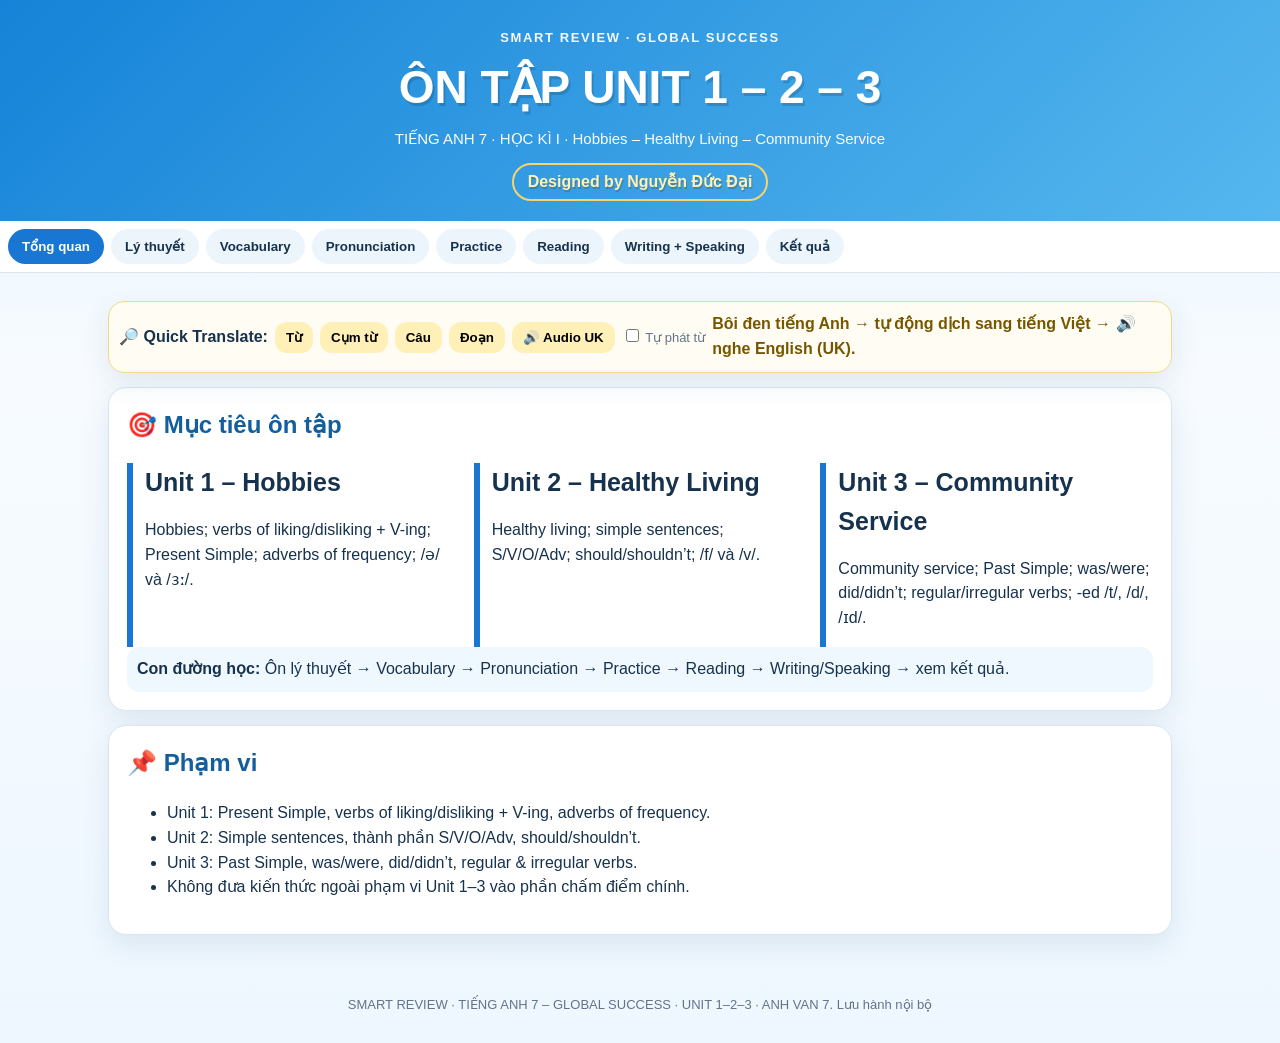
<file: SMART_Review_TA7_U1-U3_WEB_v2_QuickTranslate_UK.html>
<!DOCTYPE html>
<html lang="vi">
<head>
<meta charset="UTF-8">
<meta name="viewport" content="width=device-width,initial-scale=1,viewport-fit=cover">
<title>SMART REVIEW – TIẾNG ANH 7 – UNIT 1–2–3</title>
<style>
:root{--bg:#eef7ff;--card:#fff;--ink:#17324d;--muted:#61748a;--blue:#1976d2;--blue2:#e6f2ff;--gold:#d39a18;--green:#1d8a55;--red:#d94b4b;--line:#d9e6f2;--shadow:0 10px 28px rgba(30,75,110,.10)}
*{box-sizing:border-box}body{margin:0;background:linear-gradient(180deg,#dff1ff 0,#f7fbff 35%,#eef7ff 100%);font-family:Arial,Helvetica,sans-serif;color:var(--ink);line-height:1.55}
header{padding:28px 18px 20px;text-align:center;background:linear-gradient(135deg,#1683d8,#55b7ee);color:#fff;box-shadow:var(--shadow)}
.brand{font-size:13px;letter-spacing:1.6px;font-weight:700;opacity:.95}.title{font-size:clamp(28px,5vw,46px);font-weight:900;margin:4px 0;text-shadow:2px 3px 0 rgba(0,0,0,.14)}.subtitle{font-size:15px;opacity:.98}
.designer{margin-top:12px;display:inline-block;padding:5px 14px;border:2px solid #f7d46d;border-radius:30px;color:#fff3b4;font-weight:800;text-shadow:1px 2px 0 rgba(100,60,0,.3)}
nav{position:sticky;top:0;z-index:10;background:#fff;border-bottom:1px solid var(--line);display:flex;gap:7px;overflow:auto;padding:8px}.tab{border:0;background:#edf5fc;color:var(--ink);padding:10px 14px;border-radius:18px;white-space:nowrap;font-weight:700;cursor:pointer}.tab.active{background:var(--blue);color:#fff}
main{max-width:1100px;margin:auto;padding:18px}.panel{display:none}.panel.active{display:block}
.card{background:var(--card);border:1px solid var(--line);border-radius:18px;padding:18px;margin:14px 0;box-shadow:var(--shadow)}h2{margin-top:0;color:#135e9d}h3{color:#176cae}.grid{display:grid;grid-template-columns:repeat(auto-fit,minmax(250px,1fr));gap:14px}
.badge{display:inline-block;padding:4px 9px;border-radius:12px;background:var(--blue2);color:#145c94;font-size:12px;font-weight:800;margin:2px}.unitbox{border-left:6px solid var(--blue);padding-left:12px}
table{width:100%;border-collapse:collapse}th,td{border:1px solid var(--line);padding:9px;vertical-align:top}th{background:#edf6ff}
.qt{position:sticky;top:52px;z-index:9;background:#fffdf3;border:1px solid #f0d98a;border-radius:16px;padding:10px;margin:10px 0;box-shadow:var(--shadow);display:flex;gap:7px;align-items:center;flex-wrap:wrap}.qt button{border:0;border-radius:12px;padding:8px 11px;background:#fff0b8;font-weight:800;cursor:pointer}.qt button:hover{filter:brightness(.97)}#qtResult{font-weight:700;color:#765700;flex:1;min-width:220px}
.q{padding:13px;border:1px solid var(--line);border-radius:14px;margin:10px 0;background:#fbfdff}.q.correct{border-color:#83c9a7;background:#ecfff5}.q.wrong{border-color:#efa1a1;background:#fff1f1}
.opts label{display:block;padding:6px 8px;border-radius:9px;margin:3px 0;cursor:pointer}.opts label:hover{background:#f0f7ff}
button.action{background:var(--blue);color:#fff;border:0;border-radius:12px;padding:10px 15px;font-weight:800;cursor:pointer;margin:6px 4px 6px 0}.secondary{background:#edf5fc!important;color:var(--ink)!important}
.feedback{font-weight:800;margin-top:6px}.scorebox{font-size:20px;font-weight:900;padding:14px;background:#eefaf4;border-radius:14px;border:1px solid #bfe4cf}
details{background:#f8fbfe;border:1px solid var(--line);border-radius:13px;padding:10px;margin:10px 0}summary{cursor:pointer;font-weight:800;color:#145f99}
textarea{width:100%;min-height:150px;border:1px solid #bcd0e0;border-radius:12px;padding:12px;font:inherit}.frame{background:#fff8dc;border-left:5px solid #e2ad27;padding:12px;border-radius:10px}
.small{font-size:13px;color:var(--muted)}.ipa{font-family:"Times New Roman",serif;color:#7b4f99}.model{display:none}.unit-title{font-size:25px;font-weight:900;margin-bottom:4px}.tip{background:#f0f8ff;border-radius:12px;padding:10px}
footer{text-align:center;padding:28px;color:var(--muted);font-size:13px}
@media(max-width:700px){main{padding:10px}.card{padding:14px}.qt{top:51px}.title{font-size:30px}}
</style>
</head>
<body>
<header>
  <div class="brand">SMART REVIEW · GLOBAL SUCCESS</div>
  <div class="title">ÔN TẬP UNIT 1 – 2 – 3</div>
  <div class="subtitle">TIẾNG ANH 7 · HỌC KÌ I · Hobbies – Healthy Living – Community Service</div>
  <div class="designer">Designed by Nguyễn Đức Đại</div>
</header>

<nav id="tabs">
<button class="tab active" data-tab="overview">Tổng quan</button>
<button class="tab" data-tab="theory">Lý thuyết</button>
<button class="tab" data-tab="vocab">Vocabulary</button>
<button class="tab" data-tab="pron">Pronunciation</button>
<button class="tab" data-tab="practice">Practice</button>
<button class="tab" data-tab="reading">Reading</button>
<button class="tab" data-tab="writing">Writing + Speaking</button>
<button class="tab" data-tab="result">Kết quả</button>
</nav>

<main>
<div class="qt">
  <b>🔎 Quick Translate:</b>
  <button onclick="translateSel('word')">Từ</button>
  <button onclick="translateSel('phrase')">Cụm từ</button>
  <button onclick="translateSel('sentence')">Câu</button>
  <button onclick="translateSel('paragraph')">Đoạn</button>
  <button onclick="speakSelection()">🔊 Audio UK</button>
  <label class="small"><input id="autoSpeak" type="checkbox"> Tự phát từ</label>
  <span id="qtResult">Bôi đen tiếng Anh → tự động dịch sang tiếng Việt → 🔊 nghe English (UK).</span>
</div>

<section class="panel active" id="overview">
<div class="card">
<h2>🎯 Mục tiêu ôn tập</h2>
<div class="grid">
<div class="unitbox"><div class="unit-title">Unit 1 – Hobbies</div><p>Hobbies; verbs of liking/disliking + V-ing; Present Simple; adverbs of frequency; /ə/ và /ɜː/.</p></div>
<div class="unitbox"><div class="unit-title">Unit 2 – Healthy Living</div><p>Healthy living; simple sentences; S/V/O/Adv; should/shouldn’t; /f/ và /v/.</p></div>
<div class="unitbox"><div class="unit-title">Unit 3 – Community Service</div><p>Community service; Past Simple; was/were; did/didn’t; regular/irregular verbs; -ed /t/, /d/, /ɪd/.</p></div>
</div>
<div class="tip"><b>Con đường học:</b> Ôn lý thuyết → Vocabulary → Pronunciation → Practice → Reading → Writing/Speaking → xem kết quả.</div>
</div>
<div class="card">
<h2>📌 Phạm vi</h2>
<ul>
<li>Unit 1: Present Simple, verbs of liking/disliking + V-ing, adverbs of frequency.</li>
<li>Unit 2: Simple sentences, thành phần S/V/O/Adv, should/shouldn’t.</li>
<li>Unit 3: Past Simple, was/were, did/didn’t, regular & irregular verbs.</li>
<li>Không đưa kiến thức ngoài phạm vi Unit 1–3 vào phần chấm điểm chính.</li>
</ul>
</div>
</section>

<section class="panel" id="theory">
<div class="card"><h2>📘 Unit 1 – Hobbies</h2>
<table><tr><th>Điểm cần nhớ</th><th>Cấu trúc</th><th>Ví dụ</th></tr>
<tr><td>Like / love / enjoy / hate / not like</td><td>S + verb + V-ing</td><td>I enjoy <b>reading</b> books.</td></tr>
<tr><td>Present Simple</td><td>S + V/V-s(es)</td><td>She <b>collects</b> stamps.</td></tr>
<tr><td>Phủ định</td><td>S + do/does not + V</td><td>He <b>doesn't play</b> judo.</td></tr>
<tr><td>Câu hỏi</td><td>Do/Does + S + V...?</td><td>Does she <b>go</b> camping?</td></tr>
<tr><td>To be</td><td>am/is/are</td><td>My hobby <b>is</b> painting.</td></tr>
<tr><td>Tần suất</td><td>always, usually, often, sometimes, rarely, never</td><td>I <b>often</b> read books.</td></tr>
</table>
<p class="tip"><b>Lỗi hay gặp:</b> Sau do/does dùng động từ nguyên thể; he/she/it cần -s/-es trong câu khẳng định; không dùng am/is/are với động từ thường.</p>
</div>
<div class="card"><h2>📗 Unit 2 – Healthy Living</h2>
<table><tr><th>Thành phần</th><th>Vai trò</th><th>Ví dụ</th></tr>
<tr><td>S</td><td>Subject – chủ ngữ</td><td><b>Mai</b> exercises every day.</td></tr>
<tr><td>V</td><td>Verb – động từ</td><td>Mai <b>exercises</b> every day.</td></tr>
<tr><td>O</td><td>Object – tân ngữ</td><td>She drinks <b>water</b>.</td></tr>
<tr><td>Adv</td><td>Adverbial – trạng ngữ</td><td>She exercises <b>every morning</b>.</td></tr>
</table>
<p><b>Advice:</b> should + V; shouldn't + V. → You should get enough sleep. / You shouldn't eat too much fast food.</p>
</div>
<div class="card"><h2>📕 Unit 3 – Community Service</h2>
<table><tr><th>Điểm cần nhớ</th><th>Cấu trúc</th><th>Ví dụ</th></tr>
<tr><td>Khẳng định</td><td>S + V-ed / irregular V2</td><td>We <b>donated</b> books. / We <b>gave</b> food.</td></tr>
<tr><td>Phủ định</td><td>S + didn't + V</td><td>We <b>didn't donate</b> money.</td></tr>
<tr><td>Câu hỏi</td><td>Did + S + V...?</td><td><b>Did</b> you <b>join</b> the project?</td></tr>
<tr><td>To be</td><td>was / were</td><td>She <b>was</b> proud. They <b>were</b> helpful.</td></tr>
<tr><td>Time expressions</td><td>yesterday, last week, ... ago</td><td>We helped them <b>last Sunday</b>.</td></tr>
</table>
<p class="tip"><b>Nhớ:</b> Sau did/didn't dùng V nguyên thể. Không dùng V-ed sau didn't.</p>
</div>
</section>

<section class="panel" id="vocab">
<div class="card"><h2>🧠 Vocabulary theo chủ đề</h2>
<div class="grid">
<div><h3>Unit 1 – Hobbies</h3>
<p><span class="badge">building dollhouses</span><span class="badge">camping</span><span class="badge">collecting coins</span><span class="badge">collecting stamps</span><span class="badge">cooking</span><span class="badge">drawing</span><span class="badge">gardening</span><span class="badge">horse riding</span><span class="badge">jogging</span><span class="badge">making models</span><span class="badge">painting</span><span class="badge">reading books</span><span class="badge">swimming</span><span class="badge">yoga</span></p></div>
<div><h3>Unit 2 – Healthy Living</h3>
<p><span class="badge">cycling</span><span class="badge">exercise</span><span class="badge">outdoor activity</span><span class="badge">acne</span><span class="badge">flu</span><span class="badge">sunburn</span><span class="badge">tired eyes</span><span class="badge">eyedrops</span><span class="badge">lip balm</span><span class="badge">mask</span><span class="badge">soap</span><span class="badge">suncream</span><span class="badge">get enough sleep</span><span class="badge">wash your hands</span></p></div>
<div><h3>Unit 3 – Community Service</h3>
<p><span class="badge">donate</span><span class="badge">exchange</span><span class="badge">feed</span><span class="badge">look after</span><span class="badge">pick up</span><span class="badge">plant</span><span class="badge">protect</span><span class="badge">recycle</span><span class="badge">reuse</span><span class="badge">set up</span><span class="badge">tutor</span><span class="badge">volunteer</span><span class="badge">nursing home</span><span class="badge">orphanage</span></p></div>
</div>
<p class="small">Mẹo: Bôi đen <b>từ → cụm từ → câu → đoạn văn</b> trên trang: hệ thống tự động dịch sang tiếng Việt; nút 🔊 đọc <b>đúng nguyên văn phần tiếng Anh đã chọn</b> bằng English (UK), tốc độ 0.90x.</p>
</div>
<div class="card">
<h2>🔤 Từ vựng trọng tâm + IPA</h2>
<table>
<tr><th>English</th><th>IPA (UK)</th><th>Từ loại</th><th>Nghĩa</th></tr>
<tr><td>hobby</td><td class="ipa">/ˈhɒbi/</td><td>n</td><td>sở thích</td></tr>
<tr><td>collect</td><td class="ipa">/kəˈlekt/</td><td>v</td><td>sưu tầm</td></tr>
<tr><td>gardening</td><td class="ipa">/ˈɡɑːdənɪŋ/</td><td>n</td><td>việc làm vườn</td></tr>
<tr><td>creative</td><td class="ipa">/kriˈeɪtɪv/</td><td>adj</td><td>sáng tạo</td></tr>
<tr><td>healthy</td><td class="ipa">/ˈhelθi/</td><td>adj</td><td>khỏe mạnh</td></tr>
<tr><td>exercise</td><td class="ipa">/ˈeksəsaɪz/</td><td>n/v</td><td>tập thể dục</td></tr>
<tr><td>sunburn</td><td class="ipa">/ˈsʌnbɜːn/</td><td>n</td><td>cháy nắng</td></tr>
<tr><td>avoid</td><td class="ipa">/əˈvɔɪd/</td><td>v</td><td>tránh</td></tr>
<tr><td>donate</td><td class="ipa">/dəʊˈneɪt/</td><td>v</td><td>quyên góp</td></tr>
<tr><td>volunteer</td><td class="ipa">/ˌvɒlənˈtɪə/</td><td>v/n</td><td>tình nguyện; người tình nguyện</td></tr>
<tr><td>orphanage</td><td class="ipa">/ˈɔːfənɪdʒ/</td><td>n</td><td>trại trẻ mồ côi</td></tr>
<tr><td>community service</td><td class="ipa">/kəˈmjuːnəti ˈsɜːvɪs/</td><td>n.phr</td><td>hoạt động phục vụ cộng đồng</td></tr>
</table>
</div>
</section>

<section class="panel" id="pron">
<div class="card"><h2>🔊 Pronunciation</h2>
<h3>Unit 1: /ə/ và /ɜː/</h3>
<p><b>/ə/</b> là âm yếu, thường gặp trong âm tiết không nhấn. <b>/ɜː/</b> là nguyên âm dài như trong <i>bird</i>, <i>work</i>.</p>
<p class="ipa">about /əˈbaʊt/ · teacher /ˈtiːtʃə/ · bird /bɜːd/ · work /wɜːk/</p>
<h3>Unit 2: /f/ và /v/</h3>
<p class="ipa">food /fuːd/ · safe /seɪf/ · very /ˈveri/ · have /hæv/</p>
<h3>Unit 3: -ed</h3>
<table><tr><th>/t/</th><th>/d/</th><th>/ɪd/</th></tr>
<tr><td>helped</td><td>cleaned</td><td>needed</td></tr><tr><td>washed</td><td>played</td><td>visited</td></tr></table>
</div>
<div class="card"><h2>🎧 Mini practice</h2>
<p>Đọc to các cặp sau, chú ý âm cuối:</p>
<ul><li>safe – save</li><li>fan – van</li><li>leaf – leave</li><li>helped – cleaned – needed</li></ul>
<p class="small">Có thể bôi đen từng từ và nhấn 🔊 Audio UK ở thanh Quick Translate.</p>
</div>
</section>

<section class="panel" id="practice">
<div class="card">
<h2>✏️ Practice – 30 câu</h2>
<p class="small">Chọn đáp án. Đáp án chỉ xuất hiện sau khi bạn bấm “Nộp bài”.</p>
<form id="quiz"></form>
<button class="action" onclick="gradeQuiz()">Nộp bài</button>
<button class="action secondary" onclick="resetQuiz()">Làm lại</button>
<div id="quizScore" class="scorebox" style="display:none"></div>
</div>
</section>

<section class="panel" id="reading">
<div class="card">
<h2>📖 Reading 1 – Hobbies</h2>
<p><b>Read the text and choose the best answer.</b></p>
<p>Mai has several hobbies, but reading books is her favourite. She usually reads in the evening after she finishes her homework. At weekends, she sometimes goes camping with her family. Her brother likes collecting coins, while her sister enjoys drawing. Mai thinks hobbies are useful because they help people relax, learn new skills and spend time with others.</p>
<div id="read1"></div>
</div>
<div class="card">
<h2>📖 Reading 2 – Community Service</h2>
<p>Last Saturday, Nam and his classmates joined a community-service project. In the morning, they cleaned a playground and picked up rubbish. Then they planted flowers near the library. In the afternoon, some students gave old books to children in a rural area. Nam was tired at the end of the day, but he was proud because the project was useful. He wants to join another project next month.</p>
<div id="read2"></div>
<button class="action" onclick="gradeReading()">Chấm Reading</button>
<div id="readScore" class="scorebox" style="display:none"></div>
</div>
</section>

<section class="panel" id="writing">
<div class="card">
<h2>✍️ Writing – Unit 1</h2>
<p><b>Topic:</b> Write 70–100 words about your favourite hobby.</p>
<p><b>Guiding questions:</b> What is your hobby? When did you start it? Who do you share it with? What do you need? How often/where do you do it? Why do you like it? What benefits does it bring?</p>
<div class="frame"><b>Sentence frame:</b> My favourite hobby is ... I started it ... I usually ... I need ... I like it because ... It helps me ...</div>
<textarea placeholder="Write your paragraph here..."></textarea>
<details><summary>👀 Show model paragraph</summary><p>My favourite hobby is reading books. I started this hobby when I was ten years old. I usually read in the evening after I finish my homework. I often read at home, especially at weekends. I need some books and a quiet place. I like reading because it helps me relax and learn new things. It also improves my vocabulary and gives me useful ideas.</p></details>
</div>

<div class="card">
<h2>✍️ Writing – Unit 2</h2>
<p><b>Topic:</b> Write 70–100 words about how to have a healthy lifestyle.</p>
<p><b>Ideas:</b> healthy food · exercise · sleep · water · hygiene · bad habits to avoid · benefits.</p>
<div class="frame"><b>Sentence frame:</b> To stay healthy, we should ... We should also ... We shouldn't ... It is important to ...</div>
<textarea placeholder="Write your paragraph here..."></textarea>
<details><summary>👀 Show model paragraph</summary><p>To have a healthy lifestyle, we should eat more fruit and vegetables and drink enough water every day. We should exercise regularly and get enough sleep at night. We should also keep our surroundings clean and wash our hands before meals. We shouldn't eat too much fast food or spend too much time on unhealthy habits. These simple things can help us stay fit, active and happy.</p></details>
</div>

<div class="card">
<h2>✍️ Writing – Unit 3</h2>
<p><b>Topic:</b> Write about a community-service activity you joined.</p>
<p><b>Guiding questions:</b> When and where? Who joined? What did you do? Who did you help? How did you feel? What did you learn?</p>
<div class="frame"><b>Sentence frame:</b> Last ... I joined ... We ... Then we ... I felt ... because ... I learned that ...</div>
<textarea placeholder="Write your paragraph here..."></textarea>
<details><summary>👀 Show model paragraph</summary><p>Last Sunday, I joined a community-service project with my classmates. We cleaned the playground near our school and picked up rubbish. Then we planted some flowers and watered them. We also collected old books for children in a rural area. I felt tired but very happy because our work was useful. I learned that small actions can make our community a better place.</p></details>
</div>

<div class="card">
<h2>🗣️ Speaking – Unit 1: My Hobby</h2>
<p><b>Speak for 1–2 minutes.</b></p>
<ul><li>What is your hobby?</li><li>When did you start it?</li><li>What do you need?</li><li>How often and where do you do it?</li><li>Why do you like it?</li><li>What benefits does it bring?</li></ul>
<div class="frame"><b>Speaking frame:</b> My hobby is ... I started ... I usually ... I need ... I enjoy it because ... It helps me ...</div>
<details><summary>👀 Show model speaking</summary><p>My hobby is gardening. I started it two years ago with my mother. We usually work in our garden at weekends. We grow flowers and some vegetables. I need some seeds, tools and water. I enjoy gardening because it is relaxing and useful. It also helps me learn how plants grow. I feel happy when I see new flowers in our garden.</p></details>
</div>

<div class="card">
<h2>🗣️ Speaking – Unit 2: Healthy Habits</h2>
<div class="frame"><b>Key words:</b> healthy food · exercise · sleep · water · hygiene · avoid fast food</div>
<p>Talk about what you do to stay healthy and give at least three pieces of advice.</p>
<details><summary>👀 Show model speaking</summary><p>To stay healthy, I eat fruit and vegetables and drink enough water. I exercise several times a week and try to get enough sleep. I also wash my hands regularly and keep my room clean. I think we should avoid too much fast food and spend more time doing outdoor activities. These habits help me feel active and comfortable.</p></details>
</div>

<div class="card">
<h2>🗣️ Speaking – Unit 3: Community Service</h2>
<div class="frame"><b>Key words:</b> volunteer · clean · pick up rubbish · plant flowers · donate books · help people</div>
<p>Talk about a community-service activity you joined. Use the Past Simple.</p>
<details><summary>👀 Show model speaking</summary><p>Last month, I joined a community-service activity at a local playground. My friends and I cleaned the area and picked up rubbish. We also planted flowers and gave some old books to children. I was tired after the activity, but I felt proud because we helped other people. I learned that volunteering is useful and meaningful.</p></details>
</div>
</section>

<section class="panel" id="result">
<div class="card"><h2>🏆 Kết quả</h2><div id="finalResult" class="scorebox">Hãy hoàn thành Practice và Reading để xem tổng kết.</div></div>
<div class="card"><h3>📌 Tự đánh giá</h3><ul>
<li>☐ Tôi dùng đúng Present Simple ở Unit 1.</li>
<li>☐ Tôi dùng đúng should/shouldn't ở Unit 2.</li>
<li>☐ Tôi dùng đúng Past Simple ở Unit 3.</li>
<li>☐ Tôi phân biệt được các âm mục tiêu.</li>
<li>☐ Tôi có thể nói 1–2 phút về mỗi chủ đề.</li>
<li>☐ Tôi có thể viết một đoạn 70–100 từ.</li>
</ul></div>
</section>
</main>
<footer>SMART REVIEW · TIẾNG ANH 7 – GLOBAL SUCCESS · UNIT 1–2–3 · ANH VAN 7. Lưu hành nội bộ</footer>

<script>
const vocab = {
"hobby":"sở thích","hobbies":"sở thích","collect":"sưu tầm","collecting stamps":"sưu tầm tem",
"collecting coins":"sưu tầm tiền xu","gardening":"làm vườn","camping":"cắm trại","drawing":"vẽ",
"painting":"vẽ tranh","reading books":"đọc sách","making models":"làm mô hình","jogging":"chạy bộ",
"healthy":"khỏe mạnh","health":"sức khỏe","exercise":"tập thể dục","outdoor activity":"hoạt động ngoài trời",
"acne":"mụn trứng cá","flu":"cúm","sunburn":"cháy nắng","tired eyes":"mỏi mắt","eyedrops":"thuốc nhỏ mắt",
"lip balm":"son dưỡng môi","mask":"khẩu trang","soap":"xà phòng","suncream":"kem chống nắng",
"get enough sleep":"ngủ đủ giấc","wash your hands":"rửa tay","avoid crowds":"tránh đám đông",
"community service":"hoạt động phục vụ cộng đồng","donate":"quyên góp","volunteer":"tình nguyện",
"exchange":"trao đổi","feed":"cho ăn","look after":"chăm sóc","pick up":"nhặt","plant":"trồng",
"protect":"bảo vệ","recycle":"tái chế","reuse":"tái sử dụng","set up":"thành lập / thiết lập",
"tutor":"dạy kèm","nursing home":"nhà dưỡng lão","orphanage":"trại trẻ mồ côi","rural area":"khu vực nông thôn",
"raise money":"gây quỹ","elderly":"người cao tuổi","homeless":"người vô gia cư","rubbish":"rác"
};
let selectedText="", translateTimer=null, lastTranslated="";
document.addEventListener("selectionchange",()=>{
  const s=window.getSelection().toString().trim();
  if(!s) return;
  selectedText=s;
  clearTimeout(translateTimer);
  translateTimer=setTimeout(()=>autoTranslateSelection(s),450);
});
function speakText(t){
  if(!t)return;
  if(!("speechSynthesis" in window)){alert("Trình duyệt chưa hỗ trợ SpeechSynthesis.");return;}
  speechSynthesis.cancel();
  const u=new SpeechSynthesisUtterance(t);
  u.lang="en-GB";
  u.rate=.9;
  u.pitch=1;
  speechSynthesis.speak(u);
}
function speakSelection(){
  const t=(window.getSelection().toString().trim()||selectedText).replace(/\s+/g," ");
  if(!t){alert("Hãy bôi đen một từ, cụm từ, câu hoặc đoạn tiếng Anh.");return;}
  speakText(t);
}
function lookupLocal(t){
  const key=t.toLowerCase().trim();
  if(vocab[key]) return vocab[key];
  const keys=Object.keys(vocab).sort((a,b)=>b.length-a.length);
  for(const k of keys){if(key===k)return vocab[k];}
  return null;
}
async function translateText(t){
  const local=lookupLocal(t);
  if(local) return local;
  // Online fallback: English → Vietnamese. If blocked/offline, the UI keeps a direct Google Translate link.
  try{
    const url="https://api.mymemory.translated.net/get?q="+encodeURIComponent(t)+"&langpair=en|vi";
    const res=await fetch(url,{headers:{"Accept":"application/json"}});
    if(!res.ok) throw new Error("translation request failed");
    const data=await res.json();
    const translated=data?.responseData?.translatedText;
    if(translated && translated.toLowerCase()!==t.toLowerCase()) return translated;
  }catch(e){}
  return null;
}
async function showTranslation(t, autoSpeak=false){
  const box=document.getElementById("qtResult");
  box.textContent="⏳ Đang dịch sang tiếng Việt…";
  const result=await translateText(t);
  if(result){
    box.innerHTML="🇻🇳 <b>"+htmlEscape(result)+"</b> &nbsp; | &nbsp; 🔊 <button class='action' style='margin:0;padding:6px 10px' onclick='speakText("+JSON.stringify(t)+")'>Nghe English (UK)</button>";
    if(autoSpeak || document.getElementById("autoSpeak").checked) speakText(t);
  }else{
    box.innerHTML='🌐 Không có kết nối dịch trực tuyến. <a target="_blank" rel="noopener" href="https://translate.google.com/?sl=en&tl=vi&text='+encodeURIComponent(t)+'">'+htmlEscape(t)+' → Mở Google Translate</a> &nbsp; | &nbsp; <button class="action" style="margin:0;padding:6px 10px" onclick=\'speakText('+JSON.stringify(t)+')\'>🔊 Audio UK</button>';
    if(autoSpeak || document.getElementById("autoSpeak").checked) speakText(t);
  }
  lastTranslated=t;
}
async function autoTranslateSelection(raw){
  const t=raw.replace(/\s+/g," ").trim();
  if(!t || t===lastTranslated) return;
  await showTranslation(t,false);
}
function translateSel(type){
  const t=(window.getSelection().toString().trim()||selectedText).replace(/\s+/g," ").trim();
  if(!t){alert("Hãy bôi đen một từ, cụm từ, câu hoặc đoạn tiếng Anh.");return;}
  showTranslation(t,true);
}
function htmlEscape(s){return s.replace(/[&<>"']/g,m=>({"&":"&amp;","<":"&lt;",">":"&gt;",'"':"&quot;","'":"&#39;"}[m]));}
document.querySelectorAll(".tab").forEach(b=>b.onclick=()=>{document.querySelectorAll(".tab").forEach(x=>x.classList.remove("active"));document.querySelectorAll(".panel").forEach(x=>x.classList.remove("active"));b.classList.add("active");document.getElementById(b.dataset.tab).classList.add("active");window.scrollTo({top:0,behavior:"smooth"});});

const qs=[
["U1","I ___ reading books because it helps me relax.","enjoy","enjoys","enjoying","am enjoy",0],
["U1","She ___ stamps in her free time.","collect","collecting","collects","is collect",2],
["U1","He doesn't ___ computer games very often.","plays","playing","play","to play",2],
["U1","___ your brother like gardening?","Do","Does","Is","Are",1],
["U1","I ___ go camping with my family at weekends.","usually","am usually","usually am","use",0],
["U1","My sister ___ painting.","love","loving","loves","is love",2],
["U1","Which word has the /ɜː/ sound?","about","teacher","bird","ago",2],
["U1","Which sentence is correct?","She enjoy swimming.","She enjoys swimming.","She enjoying swimming.","She does enjoys swimming.",1],
["U2","You ___ get enough sleep every night.","should","shouldn't","are","does",0],
["U2","You ___ eat too much fast food.","should","shouldn't","are","do",1],
["U2","In 'She drinks water every morning', what is 'water'?","S","V","O","Adv",2],
["U2","In 'They exercise outdoors', what is 'outdoors'?","S","V","O","Adv",3],
["U2","Which word begins with /f/?","very","virus","vitamin","flu",3],
["U2","Which word begins with /v/?","food","five","very","flu",2],
["U2","Choose the best advice.","You should enough sleep.","You should get enough sleep.","You should getting enough sleep.","You should to get enough sleep.",1],
["U2","Which is a healthy habit?","Drinking enough water","Eating only fast food","Never exercising","Sleeping very late every night",0],
["U2","In 'Mai washes her hands before meals', what is 'Mai'?","S","V","O","Adv",0],
["U2","Which sentence is a simple sentence?","Because I am tired, I sleep.","I exercise every morning.","I exercise and my brother cycles.","When I am free, I read.",1],
["U3","Last Sunday, we ___ the playground.","clean","cleaned","cleaning","cleans",1],
["U3","They ___ old books to children.","donate","donated","donating","donates",1],
["U3","We didn't ___ money.","donated","donate","donating","donates",1],
["U3","___ you join the project last week?","Do","Does","Did","Were",2],
["U3","She ___ proud of the project.","was","were","is","be",0],
["U3","They ___ very helpful.","was","were","did","are",1],
["U3","Which is the past form of 'give'?","gived","gave","given","giving",1],
["U3","Which -ed ending is pronounced /ɪd/?","helped","cleaned","needed","washed",2],
["U3","Which -ed ending is pronounced /t/?","played","visited","helped","needed",2],
["U3","Which -ed ending is pronounced /d/?","cleaned","washed","needed","helped",0],
["U3","Choose the correct sentence.","Did you helped them?","Did you help them?","Did you helping them?","Did you helps them?",1]
];

const quiz=document.getElementById("quiz");
qs.forEach((q,i)=>{let d=document.createElement("div");d.className="q";d.dataset.answer=q[6];d.innerHTML="<b>"+(i+1)+". "+q[1]+"</b><div class='opts'>"+q.slice(2,6).map((x,j)=>`<label><input type="radio" name="q${i}" value="${j}"> ${String.fromCharCode(65+j)}. ${x}</label>`).join("")+"</div><div class='feedback' id='fb${i}'></div>";quiz.appendChild(d);});

function gradeQuiz(){let score=0;document.querySelectorAll("#quiz .q").forEach((d,i)=>{d.classList.remove("correct","wrong");let c=d.querySelector("input:checked");let fb=document.getElementById("fb"+i);if(!c){d.classList.add("wrong");fb.textContent="Chưa chọn.";return;}if(+c.value===+d.dataset.answer){score++;d.classList.add("correct");fb.textContent="✓ Đúng";}else{d.classList.add("wrong");fb.textContent="✗ Sai";}});let box=document.getElementById("quizScore");box.style.display="block";box.textContent=`Practice: ${score}/${qs.length} câu đúng (${Math.round(score/qs.length*10)}/10).`;window.practiceScore=score;window.practiceTotal=qs.length;updateFinal();}
function resetQuiz(){document.getElementById("quiz").reset();document.querySelectorAll("#quiz .q").forEach(d=>{d.classList.remove("correct","wrong");d.querySelector(".feedback").textContent=""});document.getElementById("quizScore").style.display="none";window.practiceScore=null;updateFinal();}

const r1=[
["What is Mai's favourite hobby?","Reading books","Camping","Collecting coins","Drawing",0],
["When does Mai usually read?","In the morning","In the evening","At lunchtime","At midnight",1],
["Who likes collecting coins?","Mai","Mai's brother","Mai's sister","Her father",1],
["Why does Mai think hobbies are useful?","They are expensive.","They help people relax and learn new skills.","They make people tired.","They are difficult.",1]
];
const r2=[
["When did Nam join the project?","Last Saturday","Last Sunday","Last month","Yesterday",0],
["What did the students clean?","A library","A playground","A classroom","A nursing home",1],
["What did they plant?","Trees in a forest","Flowers near the library","Rice","Vegetables at home",1],
["How did Nam feel at the end?","Proud","Angry","Bored","Afraid",0]
];
function renderRead(arr,id,prefix){let box=document.getElementById(id);arr.forEach((q,i)=>{box.innerHTML+=`<div class="q" data-read-answer="${q[5]??q[4]}"><b>${i+1}. ${q[0]}</b><div class="opts">${q.slice(1,5).map((x,j)=>`<label><input type="radio" name="${prefix}${i}" value="${j}"> ${String.fromCharCode(65+j)}. ${x}</label>`).join("")}</div><div class="feedback"></div></div>`;});}
renderRead(r1,"read1","r1");renderRead(r2,"read2","r2");
function gradeReading(){let score=0,total=8;[...document.querySelectorAll("#read1 .q"),...document.querySelectorAll("#read2 .q")].forEach((d,i)=>{let ans=i<4?r1[i][5]??r1[i][4]:r2[i-4][5]??r2[i-4][4];let c=d.querySelector("input:checked");let fb=d.querySelector(".feedback");d.classList.remove("correct","wrong");if(c&&+c.value===+ans){score++;d.classList.add("correct");fb.textContent="✓ Đúng"}else{d.classList.add("wrong");fb.textContent=c?"✗ Sai":"Chưa chọn."}});let b=document.getElementById("readScore");b.style.display="block";b.textContent=`Reading: ${score}/${total} câu đúng (${Math.round(score/total*10)}/10).`;window.readScore=score;window.readTotal=total;updateFinal();}
function updateFinal(){let p=window.practiceScore,r=window.readScore;let b=document.getElementById("finalResult");if(p==null&&r==null){b.textContent="Hãy hoàn thành Practice và Reading để xem tổng kết.";return;}let parts=[];if(p!=null)parts.push(`Practice ${p}/${window.practiceTotal}`);if(r!=null)parts.push(`Reading ${r}/${window.readTotal}`);let pct=((p??0)+(r??0))/((p!=null?window.practiceTotal:0)+(r!=null?window.readTotal:0));b.textContent=parts.join(" · ")+" · Điểm tự động phần trắc nghiệm: "+(pct*10).toFixed(1)+"/10";}
</script>
</body>
</html>
</file>
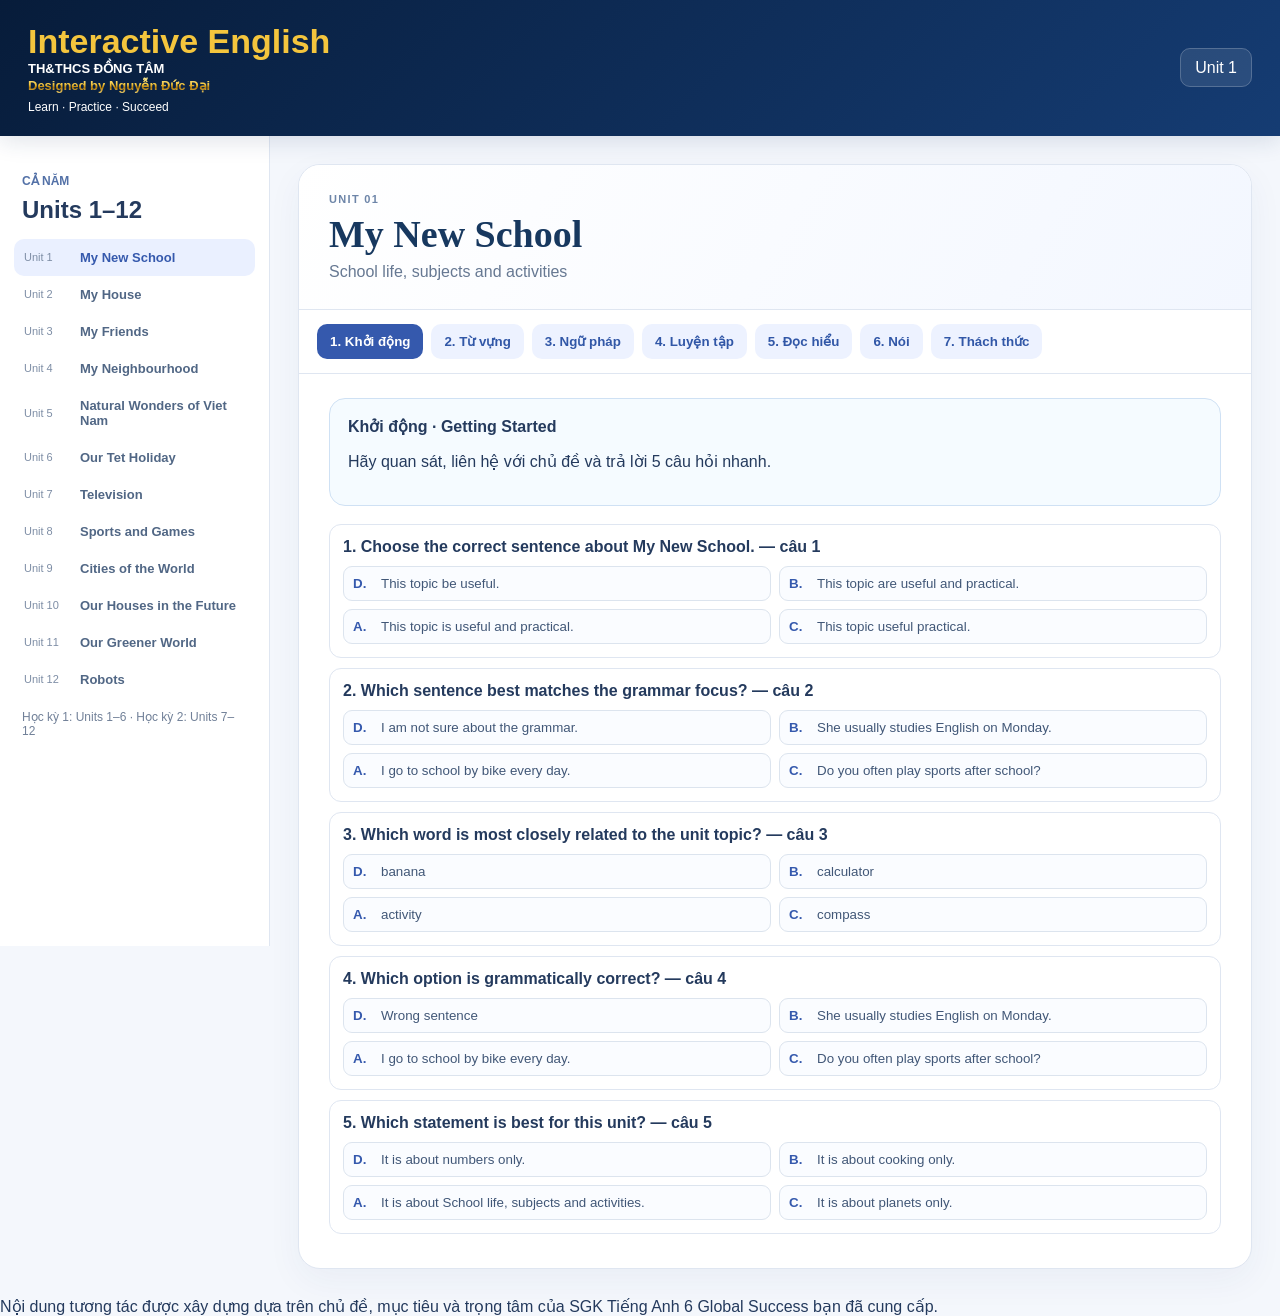
<file: year6.html>
<!doctype html><html lang="vi"><head><meta charset="utf-8"><meta name="viewport" content="width=device-width,initial-scale=1"><title>Interactive English · Tiếng Anh 6 · Cả năm</title><style>:root{--blue:#3559ad;--navy:#102a55;--gold:#f4c53d;--bg:#f4f7fc;--line:#dfe6f1;--text:#243a5d;--muted:#667892;--red:#d62828}*{box-sizing:border-box}body{margin:0;background:var(--bg);color:var(--text);font-family:Arial,sans-serif}.top{background:linear-gradient(135deg,#071c3a,#153c73);color:#fff;padding:22px 28px;display:flex;justify-content:space-between;align-items:center;gap:20px;position:sticky;top:0;z-index:10;box-shadow:0 5px 22px #17325a22}.brand{font-size:34px;font-weight:900;color:var(--gold)}.school{font-size:13px;font-weight:900;color:#fff}.credit{font-size:13px;line-height:1.5;font-weight:900;background:linear-gradient(180deg,#fff5a8 0%,#f4c53d 42%,#b57d08 58%,#fff0a0 100%);-webkit-background-clip:text;background-clip:text;color:transparent}.top a{color:white;text-decoration:none;background:#ffffff18;border:1px solid #ffffff33;border-radius:10px;padding:10px 14px}.layout{max-width:1500px;margin:auto;display:grid;grid-template-columns:270px 1fr;min-height:calc(100vh - 90px)}aside{background:#fff;border-right:1px solid var(--line);padding:20px 14px;position:sticky;top:90px;height:calc(100vh - 90px);overflow:auto}aside h2{margin:4px 8px 15px}.sem{font-size:12px;color:#5371a7;font-weight:900;margin:18px 8px 8px;text-transform:uppercase}.unit-link{width:100%;border:0;background:transparent;text-align:left;padding:11px 10px;border-radius:10px;cursor:pointer;color:#516785;display:flex;gap:8px;align-items:center}.unit-link b{font-size:13px}.unit-link span{font-size:11px;color:#7d8da5;min-width:48px}.unit-link.active{background:#eaf0ff;color:var(--blue)}main{padding:28px;min-width:0}.unit-wrap{background:#fff;border:1px solid var(--line);border-radius:22px;box-shadow:0 12px 35px #25416d0d;overflow:hidden}.unit-head{padding:28px 30px;background:linear-gradient(120deg,#fff,#f3f7ff);display:flex;justify-content:space-between;gap:20px}.eyebrow{font-size:11px;letter-spacing:.12em;color:#6d85a8;font-weight:900}.unit-head h1{font-family:Georgia,serif;font-size:38px;margin:7px 0;color:#17385f}.unit-head p{color:var(--muted);margin:0}.unit-head .credit{display:none}.tabs{display:flex;flex-wrap:wrap;gap:8px;padding:14px 18px;border-top:1px solid var(--line);border-bottom:1px solid var(--line);background:#fff}.tab{border:0;background:#edf2ff;color:#3157a7;border-radius:10px;padding:10px 13px;font-weight:900;cursor:pointer}.tab.active{background:var(--blue);color:#fff}.sec{display:none;padding:24px 30px}.sec.active{display:block}.callout,.grammar-box,.speaking,.challenge{background:#f5fbff;border:1px solid #cfe1f4;border-radius:16px;padding:18px;margin-bottom:18px}.grammar-box{background:#fffdf3;border-color:#efdda4}.grammar-box h2,.sec>h2,.speaking h2,.challenge h2{font-family:Georgia,serif;color:#17385f}.example{background:#fff;border:1px solid #e6e9ef;border-radius:10px;padding:9px 12px;margin:7px 0}.vocab-grid{display:grid;grid-template-columns:repeat(3,1fr);gap:10px}.vocab{border:1px solid var(--line);border-radius:12px;padding:12px;display:flex;justify-content:space-between;gap:8px;background:#fff}.vocab b{display:block}.vocab small{display:block;color:var(--muted);margin-top:4px}.vocab .ipa{color:#3157a7;font-weight:800}.vocab button{border:0;background:#eaf0ff;color:#3157a7;border-radius:8px;font-weight:800}.note{font-size:13px;color:var(--muted)}.exercise{margin-top:18px}.q{border:1px solid var(--line);border-radius:12px;padding:13px;margin:10px 0;background:#fff}.opts{display:grid;grid-template-columns:1fr 1fr;gap:8px;margin-top:10px}.opts button{border:1px solid #dce4ee;background:#fafcff;border-radius:9px;padding:9px;text-align:left;cursor:pointer;color:#415777}.opts button.ok{background:#eafff6;border-color:#62c7a5;color:#16765b}.opts button.bad{background:#fff0ee;border-color:#ef9b91;color:#b24f46}.why{display:none;margin-top:8px;padding:9px;background:#f5f8fc;border-radius:9px;color:#5c6f89;font-size:12px;line-height:1.5}.why.show{display:block}.writing{margin-top:18px}.write-q,.rq,.gap,.order{border:1px solid var(--line);border-radius:12px;padding:12px;margin:9px 0}.write-q textarea,.big,.gap textarea,.order input,.rq input{width:100%;margin-top:8px;border:1px solid #d9e1ed;border-radius:9px;padding:10px;min-height:44px}.check-write,.show,.show-all{margin-top:8px;border:0;background:var(--blue);color:#fff;border-radius:8px;padding:8px 11px;font-weight:800;cursor:pointer}.sample{display:none}.sample.show{display:block;margin-top:8px;color:#2c6e5b;background:#edfff7;padding:9px;border-radius:9px}.reading{border:1px solid var(--line);border-radius:16px;padding:18px;margin:14px 0}.reading>p{line-height:1.7;color:#40536f}.rq .why{margin-top:8px}.speaking p{line-height:1.7}.big{min-height:180px}.challenge-level{margin:18px 0}.challenge-item{border:1px solid #f0d3cc;border-radius:15px;padding:14px;margin:10px 0;background:#fffaf8}.challenge-item .q{background:#fff}.order span{display:block}#selection-translator{position:absolute;display:none;z-index:99999;width:310px;background:#fff;border:1px solid #d9e2ee;border-radius:16px;box-shadow:0 14px 35px rgba(20,45,80,.20);padding:16px;color:#243a5d}#selection-translator.show{display:block}.stx-close{position:absolute;right:10px;top:9px;border:0;background:#eef2f7;border-radius:50%;width:26px;height:26px;cursor:pointer;font-weight:800}.stx-word{font:bold 24px Georgia,serif;padding-right:28px}.stx-ipa{color:#3157a7;font-size:13px;margin-top:3px}.stx-label{font-size:10px;letter-spacing:.12em;color:#8799b2;font-weight:900;margin-top:12px}.stx-meaning{font-size:17px;font-weight:800;margin-top:5px}.stx-audio{margin-top:12px;border:0;background:#3559ad;color:#fff;border-radius:9px;padding:9px 12px;font-weight:800;cursor:pointer}@media(max-width:900px){.layout{grid-template-columns:1fr}aside{position:static;height:auto;border-right:0}.vocab-grid{grid-template-columns:1fr 1fr}.opts{grid-template-columns:1fr}.top{position:static}.unit-head{flex-direction:column}.unit-head .credit{text-align:left}}@media(max-width:560px){main{padding:12px}.sec{padding:18px}.vocab-grid{grid-template-columns:1fr}.brand{font-size:25px}}</style></head><body><header class="top"><div><div class="brand">Interactive English</div><div class="school">TH&amp;THCS ĐỒNG TÂM</div><div class="credit">Designed by Nguyễn Đức Đại</div><div style="font-size:12px;margin-top:4px">Learn · Practice · Succeed</div></div><div><a href="index.html">Unit 1</a></div></header><div class="layout"><aside><div class="sem">CẢ NĂM</div><h2>Units 1–12</h2><div id="unit-list"></div><div style="padding:12px 8px;color:#718098;font-size:12px">Học kỳ 1: Units 1–6 · Học kỳ 2: Units 7–12</div></aside><main id="unit-content"></main></div><div class="footer">Nội dung tương tác được xây dựng dựa trên chủ đề, mục tiêu và trọng tâm của SGK Tiếng Anh 6 Global Success bạn đã cung cấp.</div><script src="vocab6.js?v=3"></script><script src="vocab6-adapter.js?v=3"></script><script src="year6.js?v=14"></script><script src="unique-practice6.js?v=4"></script><script src="question-quality6.js?v=3"></script><script src="translate.js?v=3"></script><script src="option-labels.js?v=3"></script><script src="source-correction6-mini.js?v=1"></script></body></html>
</file>
<file: styles.css>
@import url('https://fonts.googleapis.com/css2?family=Noto+Serif:wght@400;600;700;800&display=swap');

:root {
  --ink: #243653;
  --navy: #3857a5;
  --coral: #ff7769;
  --yellow: #ffd75c;
  --mint: #b9eddb;
  --line: #e7ecf3;
  --body-font: "Avenir Next", Avenir, "Segoe UI", sans-serif;
  --display-font: "Noto Serif", Georgia, "Times New Roman", serif;
}

* { box-sizing: border-box; }
body { margin: 0; background: #f4f7fc; color: var(--ink); font-family: var(--body-font); }
.page-shell { min-height: 100vh; }
.topbar { align-items: center; background: #fff; border-bottom: 1px solid var(--line); display: flex; height: 76px; justify-content: space-between; padding: 0 clamp(22px, 5vw, 74px); }
.brand { align-items: center; color: #344465; display: flex; font-size: 22px; font-weight: 700; gap: 10px; text-decoration: none; }
.brand strong { color: var(--coral); }
.brand-mark { background: var(--coral); border-radius: 12px; color: #fff; display: grid; font-family: var(--display-font); font-size: 23px; height: 35px; place-items: center; transform: rotate(-8deg); width: 35px; }
.top-actions { align-items: center; display: flex; gap: 18px; }
.sound-button { align-items: center; background: transparent; border: 0; color: #65738c; cursor: pointer; display: flex; font: 700 14px var(--body-font); gap: 7px; }
.sound-button > span:first-child { color: var(--navy); font-size: 22px; }
.avatar { background: #ffd8b4; border: 0; border-radius: 50%; color: #8c4b26; cursor: pointer; font: 800 15px var(--body-font); height: 37px; width: 37px; }
.lesson-layout { display: grid; grid-template-columns: 267px 1fr; margin: auto; max-width: 1410px; min-height: calc(100vh - 76px); }
.lesson-nav { background: #fff; border-right: 1px solid var(--line); padding: 45px 29px; }
.eyebrow { color: #8491a8; font-size: 11px; font-weight: 800; letter-spacing: 1.25px; margin: 0 0 7px; }
.lesson-nav h2 { font: 800 26px/1 var(--display-font); margin: 0 0 34px; }
.progress-copy { color: #73819a; display: flex; font-size: 13px; justify-content: space-between; margin-bottom: 8px; }
.progress-copy strong { color: var(--navy); }
.progress-track { background: #edf0f5; border-radius: 8px; height: 7px; margin-bottom: 30px; overflow: hidden; }
.progress-track span { background: var(--coral); border-radius: 8px; display: block; height: 100%; transition: width .3s; width: 14%; }
.step-list { display: grid; gap: 10px; }
.step { align-items: center; background: transparent; border: 0; border-radius: 13px; color: #78869c; cursor: pointer; display: flex; font: 700 14px var(--body-font); gap: 12px; padding: 11px 10px; text-align: left; width: 100%; }
.step span { background: #f2f4f8; border-radius: 9px; display: grid; font-size: 12px; height: 27px; place-items: center; width: 27px; }
.step i { display: none; font-size: 11px; font-style: normal; margin-left: auto; }
.step.is-active { background: #fff2ee; color: #dd5f54; }
.step.is-active span { background: var(--coral); color: #fff; }
.step.is-active i { display: block; }
.tip-card { align-items: flex-start; background: #ecf7ff; border-radius: 16px; color: #5d7b95; display: flex; gap: 9px; margin-top: 52px; padding: 15px 13px; }
.tip-card span { color: #f2b23d; font-size: 18px; }
.tip-card p { font-size: 12px; font-weight: 700; line-height: 1.45; margin: 1px 0 0; }
.lesson-content { padding: 35px clamp(27px, 5vw, 76px) 62px; }
.breadcrumb { align-items: center; color: #8a96aa; display: flex; font-size: 12px; gap: 10px; }
.breadcrumb b { color: #c1c9d4; }
.breadcrumb strong { color: #65738c; }
.lesson-heading { align-items: center; display: flex; justify-content: space-between; min-height: 252px; }
.lesson-heading h1 { color: #233653; font-family: var(--display-font); font-size: clamp(35px, 4vw, 52px); font-weight: 700; line-height: 1.08; letter-spacing: normal; word-spacing: normal; font-kerning: normal; font-variant-ligatures: common-ligatures; text-rendering: optimizeLegibility; margin: 10px 0 17px; }
.lesson-heading h1 em { color: var(--coral); font-style: normal; font-weight: 700; }
.intro { color: #65758d; font-size: 16px; line-height: 1.5; margin: 0; max-width: 550px; }
.mascot { height: 180px; margin-right: 38px; position: relative; width: 190px; }
.cat-face { background: #ffbc65; border-radius: 48% 48% 45% 45%; height: 102px; position: absolute; right: 30px; top: 24px; width: 117px; z-index: 2; }
.cat-ear { background: #ffbc65; height: 52px; position: absolute; top: 8px; width: 43px; z-index: 1; }
.ear-left { border-radius: 12px 38px 15px; left: 50px; transform: rotate(-25deg); }
.ear-right { border-radius: 38px 12px 15px; right: 28px; transform: rotate(25deg); }
.eye { background: #344465; border-radius: 50%; height: 15px; position: absolute; top: 41px; width: 9px; }
.left-eye { left: 31px; }.right-eye { right: 31px; }
.nose { background: #ef776a; border-radius: 50%; height: 7px; left: 54px; position: absolute; top: 59px; width: 9px; }
.mouth { border-bottom: 2px solid #8a5d53; border-radius: 50%; height: 10px; left: 49px; position: absolute; top: 62px; width: 20px; }
.book { background: #5471ba; border-radius: 7px 7px 15px 15px; bottom: 6px; box-shadow: inset 0 0 0 4px #e8efff; color: #fff; font: 800 31px var(--display-font); height: 58px; left: 31px; padding: 8px 0 0 20px; position: absolute; transform: rotate(-6deg); width: 132px; z-index: 3; }
.book span { color: #ffd55d; }.book small { color: #ff947e; font-size: 20px; }
.sparkle { color: #ffd059; font-size: 24px; position: absolute; }.sparkle-one { right: 0; top: 15px; }.sparkle-two { font-size: 15px; left: 24px; top: 72px; }
.activity-card { align-items: center; background: #3959a9; border-radius: 22px; box-shadow: 0 12px 30px #2d4d941c; color: #fff; display: flex; gap: 18px; padding: 24px 28px; }
.activity-icon { background: #ff8174; border-radius: 15px; display: grid; height: 47px; padding-left: 2px; place-items: center; width: 47px; }
.activity-copy { flex: 1; }.activity-copy .eyebrow { color: #b7c9ff; margin-bottom: 2px; }.activity-copy h2 { font-family: var(--display-font); font-size: 23px; font-weight: 800; line-height: 1.15; letter-spacing: normal; word-spacing: normal; font-kerning: normal; font-variant-ligatures: common-ligatures; margin: 0; }.activity-copy p:last-child { color: #dce6ff; font-size: 13px; margin: 1px 0 0; }
.primary-button { background: #fff; border: 0; border-radius: 13px; box-shadow: 0 4px 0 #dfe6f6; color: #3656a4; cursor: pointer; font: 800 14px var(--body-font); padding: 13px 18px; transition: transform .15s; white-space: nowrap; }.primary-button:hover { transform: translateY(-2px); }.primary-button span { font-size: 19px; margin-left: 8px; }
.preview-panel { align-items: center; background: #f1fff9; border: 1px solid #bfe9d9; border-radius: 18px; display: none; gap: 13px; margin-top: 18px; padding: 17px; }.preview-panel.show { display: flex; }
.preview-icon { background: #40b998; border-radius: 50%; color: #fff; display: grid; flex: 0 0 34px; font-weight: 800; height: 34px; place-items: center; }.preview-panel h2 { font: 800 19px var(--display-font); margin: 0; }.preview-panel p { color: #597087; font-size: 13px; margin: 1px 0 0; }
.lesson-activity { background: #fff; border: 1px solid #e1e8f1; border-radius: 22px; box-shadow: 0 12px 35px #2436530b; margin-top: 20px; padding: 25px; }
.activity-header { align-items: flex-start; display: flex; gap: 20px; justify-content: space-between; }
.activity-header h2 { font: 800 27px/1.15 var(--display-font); margin: 0 0 5px; }
.activity-header > div > p:last-child { color: #687890; font-size: 14px; margin: 0; }
.activity-badge { background: #eef3ff; border-radius: 10px; color: #4862a9; font-size: 12px; font-weight: 800; padding: 8px 11px; white-space: nowrap; }
.question-card { margin-top: 22px; }
.question-number { color: #9aa6b8; font-size: 12px; font-weight: 800; letter-spacing: .6px; text-transform: uppercase; }
.question-prompt { color: #293b5c; font: 700 20px/1.35 var(--display-font); margin: 7px 0 16px; }
.answer-grid { display: grid; gap: 11px; grid-template-columns: repeat(2, 1fr); }
.answer-option { align-items: center; background: #f7f9fc; border: 1px solid #e2e8f0; border-radius: 13px; color: #42526c; cursor: pointer; display: flex; font: 700 14px var(--body-font); gap: 10px; padding: 13px 14px; text-align: left; transition: .15s; }
.answer-option:hover:not(:disabled) { border-color: #9aace0; background: #f2f5ff; transform: translateY(-1px); }
.answer-option > span { align-items: center; background: #e9edf4; border-radius: 8px; display: inline-flex; flex: 0 0 28px; height: 28px; justify-content: center; }
.answer-option.is-correct { background: #edfff7; border-color: #70cba9; color: #177d5d; }
.answer-option.is-correct > span { background: #41b892; color: #fff; }
.answer-option.is-wrong { background: #fff2f0; border-color: #ef9b91; color: #b44f45; }
.answer-option.is-wrong > span { background: #eb7b70; color: #fff; }
.activity-footer { align-items: center; border-top: 1px solid #edf0f5; display: flex; gap: 18px; justify-content: space-between; margin-top: 22px; padding-top: 17px; }
#activity-feedback { color: #64738a; font-size: 13px; line-height: 1.5; }
.feedback-good { color: #188260; }.feedback-bad { color: #c5564c; }
.secondary-button { background: #3959a9; border: 0; border-radius: 11px; color: #fff; cursor: pointer; font: 800 13px var(--body-font); padding: 11px 15px; white-space: nowrap; }
.result-card, .coming-card { align-items: center; background: #f7f9fc; border-radius: 16px; display: flex; gap: 18px; margin-top: 20px; padding: 22px; }
.result-score { color: #3959a9; font: 800 42px/1 var(--display-font); }.result-score span { color: #9ba6b8; font-size: 22px; }
.result-card h3, .coming-card h3 { font: 800 19px var(--display-font); margin: 0 0 4px; }.result-card p, .coming-card p { color: #687890; font-size: 13px; margin: 0; line-height: 1.5; }
.coming-icon { align-items: center; background: #fff0d0; border-radius: 50%; color: #e1a42d; display: flex; flex: 0 0 42px; font-size: 21px; height: 42px; justify-content: center; }
.learning-path { margin-top: 36px; }.section-title { align-items: center; display: flex; justify-content: space-between; }.section-title h2 { font: 800 27px var(--display-font); margin: 0; }.mini-badge { background: #eaf0fb; border-radius: 10px; color: #74839a; font-size: 12px; font-weight: 800; padding: 7px 11px; }
.path-cards { display: grid; gap: 19px; grid-template-columns: repeat(3, 1fr); margin-top: 16px; }.path-card { border-radius: 18px; min-height: 162px; overflow: hidden; padding: 20px; position: relative; }.path-card::after { background: #ffffff61; border-radius: 50%; bottom: -20px; content: ""; height: 75px; position: absolute; right: -18px; width: 75px; }.coral { background: #ffe1dc; }.yellow { background: #fff2c5; }.mint { background: #dff8ef; }.path-number { color: #8d9aac; font-size: 12px; font-weight: 800; }.path-icon { display: block; font: 800 29px var(--display-font); margin: 5px 0 4px; }.coral .path-icon { color: #f27469; }.yellow .path-icon { color: #e0a92b; }.mint .path-icon { color: #3aaf8c; }.path-card h3 { font: 800 19px var(--display-font); margin: 0; }.path-card p { color: #64748c; font-size: 12px; margin: 0; }
.toast { background: #293b5d; border-radius: 12px; bottom: 22px; box-shadow: 0 8px 25px #24365335; color: #fff; font-size: 13px; font-weight: 700; padding: 12px 17px; position: fixed; right: 24px; transform: translateY(100px); transition: transform .25s; }.toast.show { transform: translateY(0); }
@media (max-width: 820px) { .lesson-layout { display: block; }.lesson-nav { border-bottom: 1px solid var(--line); border-right: 0; padding: 20px 24px; }.lesson-nav h2, .tip-card { display: none; }.step-list { display: flex; gap: 4px; overflow: auto; }.step { min-width: max-content; padding: 8px; }.progress-copy, .progress-track { max-width: 260px; }.lesson-content { padding: 28px 23px 45px; }.mascot { display: none; }.lesson-heading { min-height: 205px; }.path-cards { gap: 10px; }.path-card { min-height: 150px; padding: 15px; }.activity-card { align-items: flex-start; flex-wrap: wrap; }.primary-button { margin-left: 65px; }.answer-grid { grid-template-columns: 1fr; }.activity-footer { align-items: flex-start; flex-direction: column; } }
@media (max-width: 520px) { .sound-label { display: none; }.topbar { padding: 0 20px; }.brand { font-size: 19px; }.lesson-heading h1 { font-size: 37px; }.path-cards { grid-template-columns: 1fr; }.path-card { min-height: 120px; }.activity-card { padding: 20px; }.primary-button { margin-left: 0; width: 100%; }.activity-copy { flex-basis: calc(100% - 65px); }.lesson-activity { padding: 18px; }.activity-header h2 { font-size: 23px; }.question-prompt { font-size: 18px; } }

/* Listening lab */
.listening-lab { margin-top: 18px; background: #f7fbff; border: 1px solid #d9e7fa; border-radius: 18px; padding: 20px; }
.listening-toolbar { align-items: center; display: flex; flex-wrap: wrap; gap: 10px; justify-content: space-between; }
.listening-toolbar h3 { color: #293b5c; font: 800 21px var(--display-font); margin: 0; }
.listening-actions { display: flex; flex-wrap: wrap; gap: 8px; }
.listening-actions button { border: 0; border-radius: 10px; cursor: pointer; font: 800 13px var(--body-font); padding: 10px 13px; }
.listen-play { background: #3959a9; color: #fff; }.listen-export { background: #e6f7ef; color: #176b52; }.listen-script { background: #fff0d9; color: #926322; }
.listening-status { color: #60718a; font-size: 13px; margin: 12px 0 15px; }
.speaker-list { display: grid; gap: 9px; margin: 0 0 18px; }
.speaker-line { align-items: flex-start; background: #fff; border-radius: 12px; display: grid; gap: 8px; grid-template-columns: 36px 1fr; padding: 11px; }
.speaker-avatar { align-items: center; border-radius: 50%; color: #fff; display: flex; font-weight: 800; height: 32px; justify-content: center; width: 32px; }.speaker-avatar.child { background: #f18b77; }.speaker-avatar.adult { background: #5272bb; }
.speaker-line b { color: #334766; display: block; font-size: 13px; margin-bottom: 2px; }.speaker-line p { color: #4e607b; font-size: 14px; line-height: 1.45; margin: 0; }
.listen-instructions { background: #edf5ff; border-left: 4px solid #6d91d4; border-radius: 8px; color: #46617f; font-size: 13px; line-height: 1.55; margin-bottom: 14px; padding: 10px 12px; }
.cloze-row { align-items: center; background: #fff; border: 1px solid #e1e9f3; border-radius: 11px; display: flex; flex-wrap: wrap; gap: 8px; margin-top: 8px; padding: 10px 12px; }.cloze-row label { color: #43536d; flex: 1 1 300px; font-size: 14px; font-weight: 700; }.cloze-row input { border: 1px solid #ccd9e9; border-radius: 7px; font: 600 14px var(--body-font); max-width: 175px; padding: 8px; }.cloze-row input.good { background: #edfff7; border-color: #65c5a1; }.cloze-row input.bad { background: #fff1ef; border-color: #ed9c92; }
.listen-check { background: #3959a9; border: 0; border-radius: 10px; color: #fff; cursor: pointer; font: 800 13px var(--body-font); margin-top: 14px; padding: 10px 14px; }.listen-result { font-size: 13px; font-weight: 800; margin-left: 8px; }
@media (max-width: 520px) { .listening-toolbar { align-items: flex-start; flex-direction: column; }.cloze-row input { max-width: 100%; width: 100%; } }
.listen-controls { align-items: center; display: flex; flex-wrap: wrap; gap: 12px; margin: 0 0 14px; }
.listen-controls label { align-items: center; color: #43536d; display: flex; font-size: 13px; font-weight: 800; gap: 7px; }
.listen-controls select { background: #fff; border: 1px solid #cbd9ed; border-radius: 8px; color: #344765; font: 600 13px var(--body-font); max-width: 250px; padding: 8px; }
.listen-stop { background: #edf0f5; color: #475873; }.listening-actions button:disabled { cursor: not-allowed; opacity: .58; }
.speaker-roster { align-items: center; display: flex; flex-wrap: wrap; gap: 8px; margin: 0 0 14px; }
.speaker-roster > b { color: #43536d; font-size: 13px; }.speaker-chip { align-items: center; background: #fff; border: 1px solid #e0e8f2; border-radius: 20px; display: inline-flex; gap: 6px; padding: 5px 10px 5px 5px; }.speaker-chip .speaker-avatar { flex: 0 0 26px; height: 26px; width: 26px; }.speaker-chip b,.speaker-chip small { display: block; line-height: 1.15; }.speaker-chip b { color: #354963; font-size: 12px; }.speaker-chip small { color: #718098; font-size: 10px; }
.listen-answer-actions { align-items: center; display: flex; flex-wrap: wrap; gap: 8px; }
@media (max-width: 520px) { .listening-actions { width: 100%; }.listening-actions button { flex: 1 1 135px; }.listen-controls { align-items: stretch; flex-direction: column; }.listen-controls label { justify-content: space-between; }.listen-controls select { max-width: 70%; } }
.google-key-field input { background:#fff; border:1px solid #cbd9ed; border-radius:8px; font:600 13px var(--body-font); max-width:250px; padding:8px; }
@media (max-width:520px) { .google-key-field input { max-width:70%; } }
</file>
